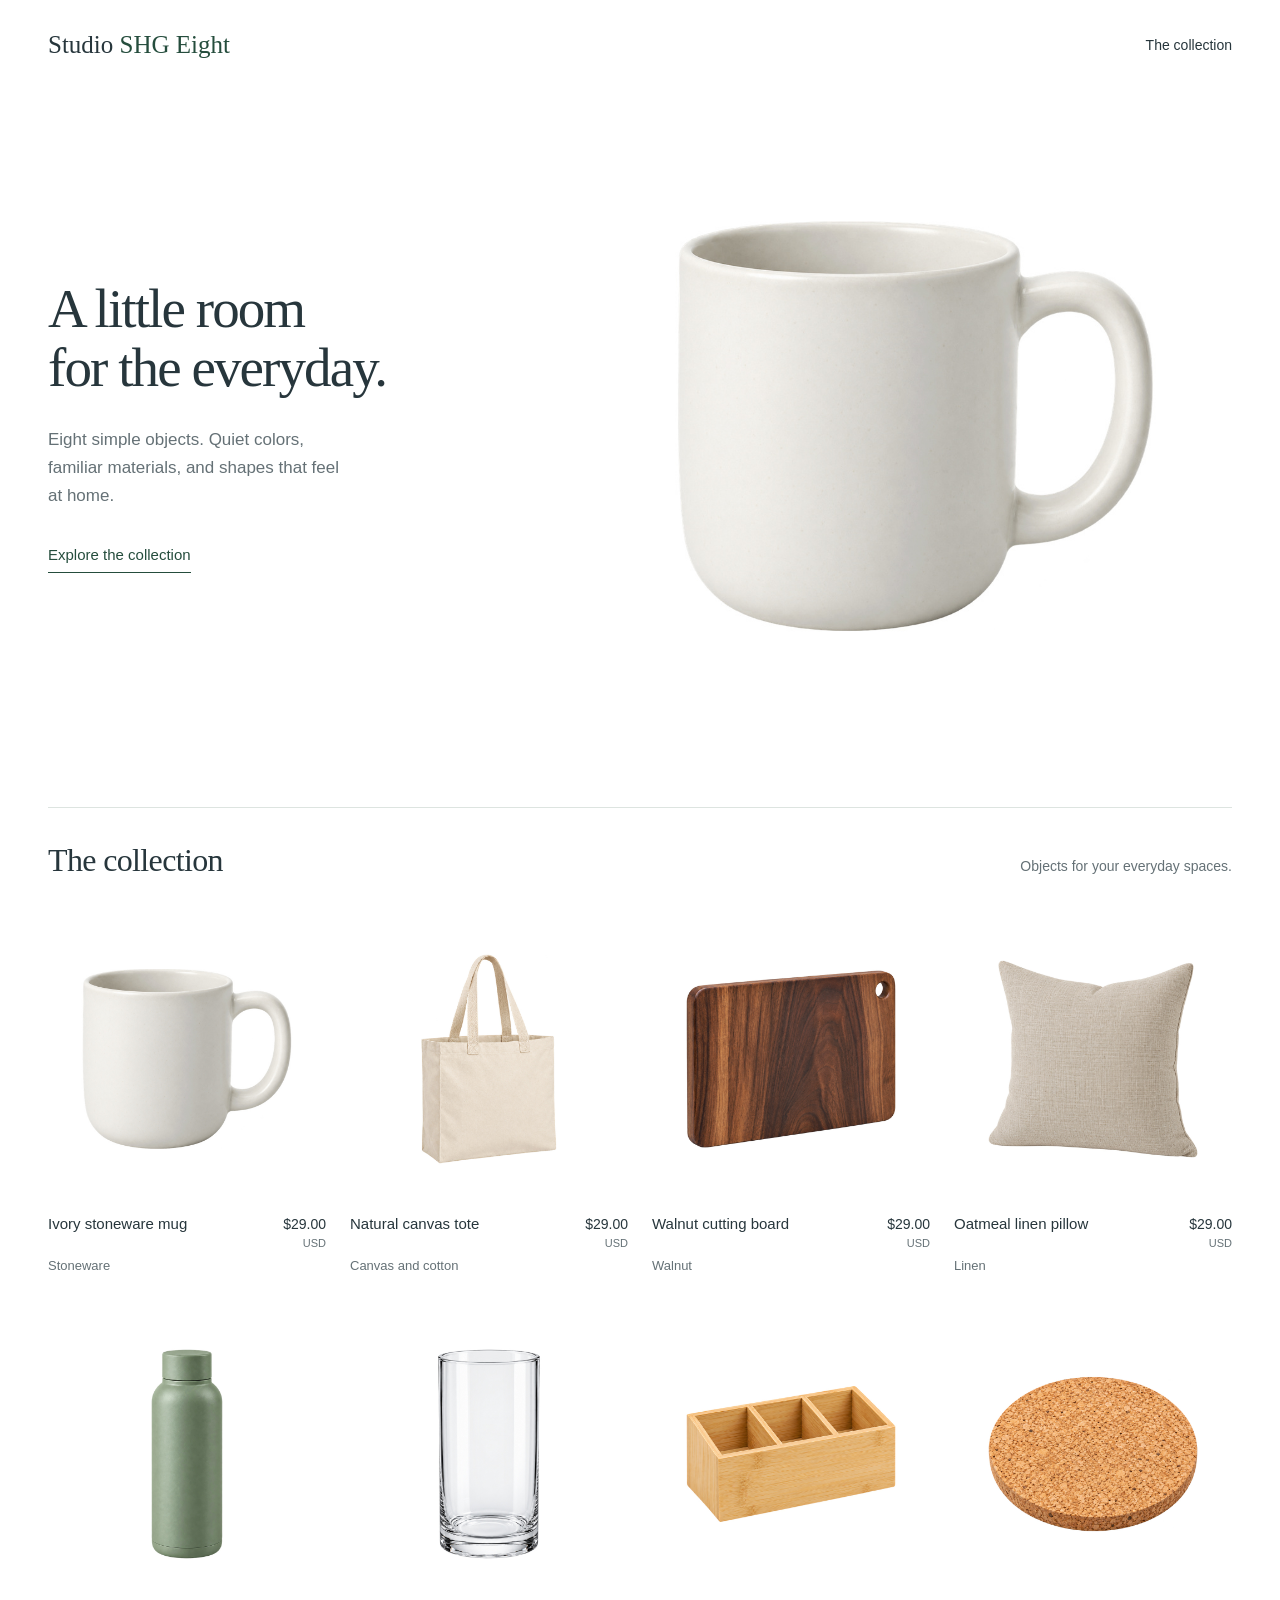
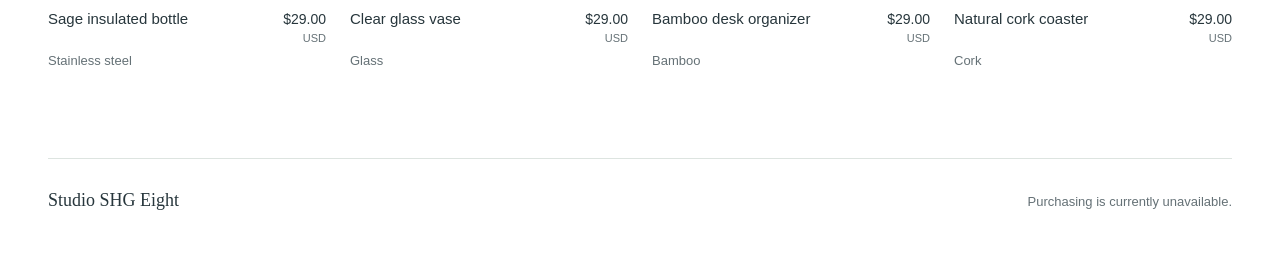
<file: public/index.html>
<!doctype html>
<html lang="en">
<head>
  <meta charset="utf-8">
  <meta name="viewport" content="width=device-width, initial-scale=1">
  <title>Studio SHG Eight | Studio SHG Eight</title>
  <meta name="description" content="Eight simple objects in stoneware, linen, wood, glass, and more. Browse the Studio SHG Eight collection.">
  <meta name="theme-color" content="#254d3d">
  <link rel="canonical" href="https://rivunow.github.io/sandbox-home-goods/">
  <link rel="stylesheet" href="styles.css">
  <meta property="og:title" content="Studio SHG Eight">
  <meta property="og:description" content="Eight simple objects in stoneware, linen, wood, glass, and more. Browse the Studio SHG Eight collection.">
  <meta property="og:url" content="https://rivunow.github.io/sandbox-home-goods/">
  <meta property="og:image" content="https://rivunow.github.io/sandbox-home-goods/images/mug-main.jpg">
  <meta property="og:type" content="website">
  <meta property="og:site_name" content="Studio SHG Eight">
</head>
<body>
  <a class="skip-link" href="#main">Skip to content</a>
  <header class="site-header wrap">
    <a class="wordmark" href="index.html" aria-label="Studio SHG Eight home">Studio <span>SHG Eight</span></a>
    <nav aria-label="Main"><a href="index.html#collection">The collection</a></nav>
  </header>
  <main id="main">
    <section class="hero wrap" aria-labelledby="hero-title">
      <div class="hero-copy">
        <h1 id="hero-title">A little room<br>for the everyday.</h1>
        <p>Eight simple objects. Quiet colors, familiar materials, and shapes that feel at home.</p>
        <a class="collection-link" href="#collection">Explore the collection</a>
      </div>
      <a class="hero-image" href="products/mug.html" aria-label="View the ivory stoneware mug"><img src="images/mug-main.jpg" alt="Matte ivory stoneware mug with a large rounded handle" width="1000" height="1000" fetchpriority="high" decoding="async"></a>
    </section>
    <section id="collection" class="collection wrap" aria-labelledby="collection-title">
      <div class="section-heading"><h2 id="collection-title">The collection</h2><p>Objects for your everyday spaces.</p></div>
      <ul class="product-grid">
        <li>
          <a class="product-card" href="products/mug.html">
            <div class="card-image"><img src="images/mug-main.jpg" alt="Ivory stoneware mug" width="1000" height="1000" loading="lazy" decoding="async"></div>
            <div class="card-caption"><h3>Ivory stoneware mug</h3><p>$29.00 <span>USD</span></p></div>
            <p class="card-material">Stoneware</p>
          </a>
        </li>
        <li>
          <a class="product-card" href="products/tote.html">
            <div class="card-image"><img src="images/tote-main.jpg" alt="Natural canvas tote" width="1000" height="1000" loading="lazy" decoding="async"></div>
            <div class="card-caption"><h3>Natural canvas tote</h3><p>$29.00 <span>USD</span></p></div>
            <p class="card-material">Canvas and cotton</p>
          </a>
        </li>
        <li>
          <a class="product-card" href="products/board.html">
            <div class="card-image"><img src="images/board-main.jpg" alt="Walnut cutting board" width="1000" height="1000" loading="lazy" decoding="async"></div>
            <div class="card-caption"><h3>Walnut cutting board</h3><p>$29.00 <span>USD</span></p></div>
            <p class="card-material">Walnut</p>
          </a>
        </li>
        <li>
          <a class="product-card" href="products/pillow.html">
            <div class="card-image"><img src="images/pillow-main.jpg" alt="Oatmeal linen pillow" width="1000" height="1000" loading="lazy" decoding="async"></div>
            <div class="card-caption"><h3>Oatmeal linen pillow</h3><p>$29.00 <span>USD</span></p></div>
            <p class="card-material">Linen</p>
          </a>
        </li>
        <li>
          <a class="product-card" href="products/bottle.html">
            <div class="card-image"><img src="images/bottle-main.jpg" alt="Sage insulated bottle" width="1000" height="1000" loading="lazy" decoding="async"></div>
            <div class="card-caption"><h3>Sage insulated bottle</h3><p>$29.00 <span>USD</span></p></div>
            <p class="card-material">Stainless steel</p>
          </a>
        </li>
        <li>
          <a class="product-card" href="products/vase.html">
            <div class="card-image"><img src="images/vase-main.jpg" alt="Clear glass vase" width="1000" height="1000" loading="lazy" decoding="async"></div>
            <div class="card-caption"><h3>Clear glass vase</h3><p>$29.00 <span>USD</span></p></div>
            <p class="card-material">Glass</p>
          </a>
        </li>
        <li>
          <a class="product-card" href="products/organizer.html">
            <div class="card-image"><img src="images/organizer-main.jpg" alt="Bamboo desk organizer" width="1000" height="1000" loading="lazy" decoding="async"></div>
            <div class="card-caption"><h3>Bamboo desk organizer</h3><p>$29.00 <span>USD</span></p></div>
            <p class="card-material">Bamboo</p>
          </a>
        </li>
        <li>
          <a class="product-card" href="products/coaster.html">
            <div class="card-image"><img src="images/coaster-main.jpg" alt="Natural cork coaster" width="1000" height="1000" loading="lazy" decoding="async"></div>
            <div class="card-caption"><h3>Natural cork coaster</h3><p>$29.00 <span>USD</span></p></div>
            <p class="card-material">Cork</p>
          </a>
        </li>
      </ul>
    </section>
  </main>
  <footer class="site-footer wrap">
    <a class="footer-brand" href="index.html">Studio SHG Eight</a>
    <p>Purchasing is currently unavailable.</p>
  </footer>
</body>
</html>
</file>
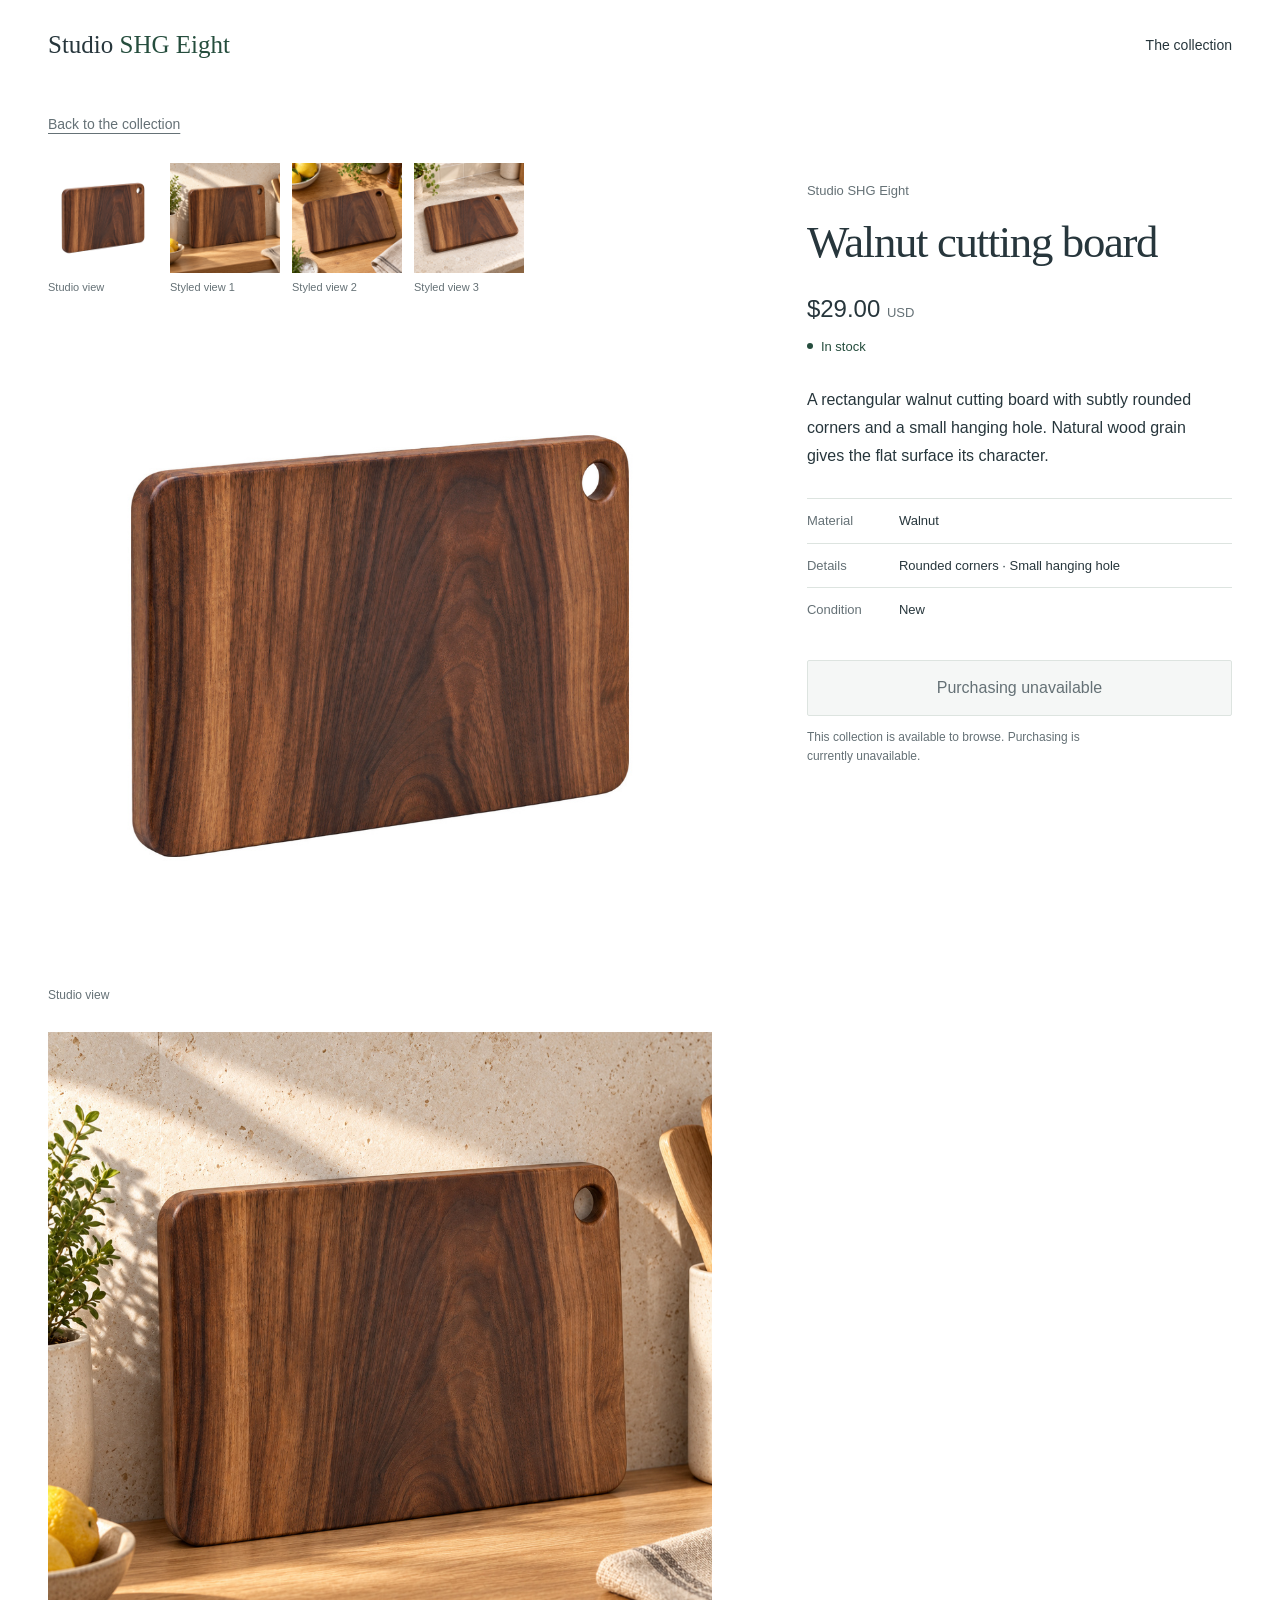
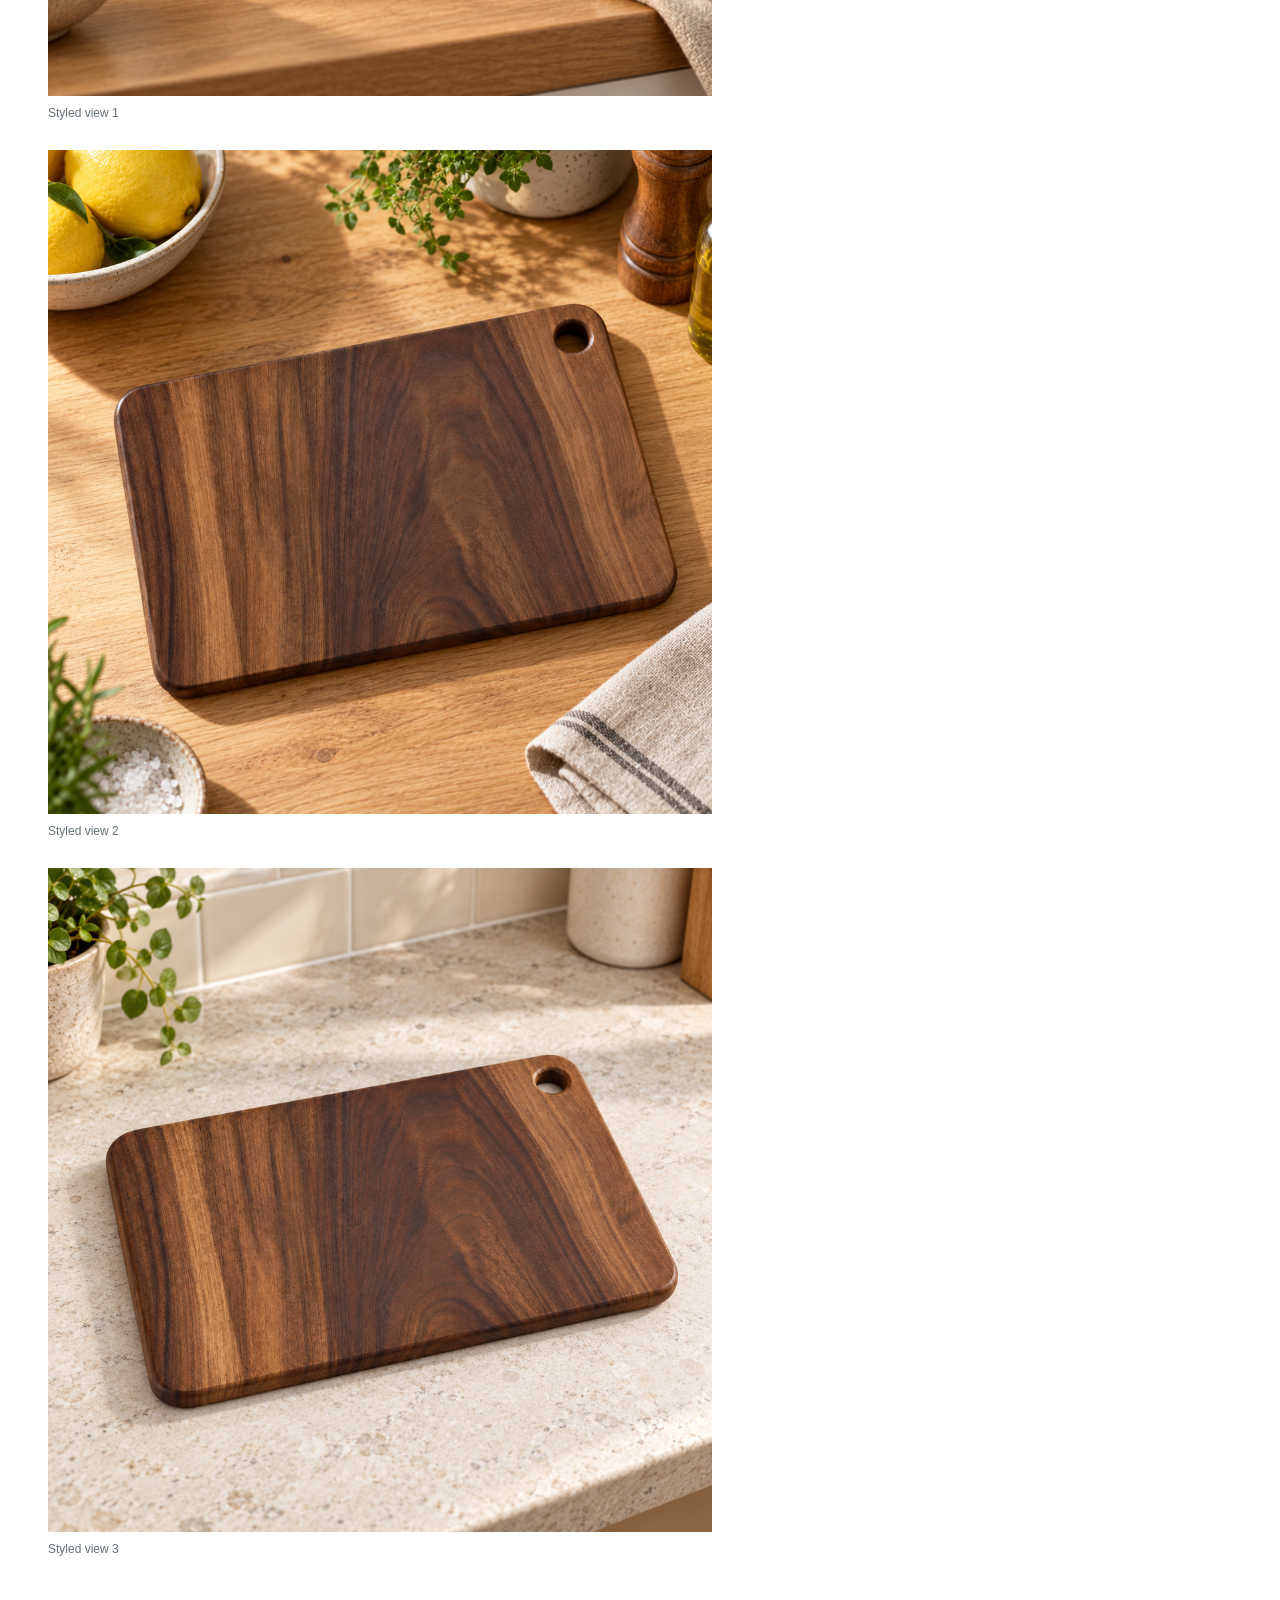
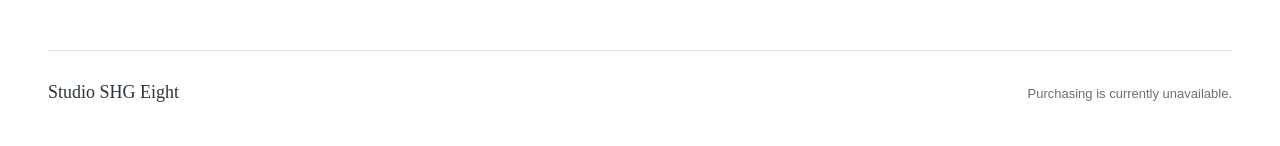
<file: public/products/board.html>
<!doctype html>
<html lang="en">
<head>
  <meta charset="utf-8">
  <meta name="viewport" content="width=device-width, initial-scale=1">
  <title>Walnut cutting board | Studio SHG Eight</title>
  <meta name="description" content="A rectangular walnut cutting board with subtly rounded corners and a small hanging hole. Natural wood grain gives the flat surface its character.">
  <meta name="theme-color" content="#254d3d">
  <link rel="canonical" href="https://rivunow.github.io/sandbox-home-goods/products/board.html">
  <link rel="stylesheet" href="../styles.css">
  <meta property="og:title" content="Walnut cutting board">
  <meta property="og:description" content="A rectangular walnut cutting board with subtly rounded corners and a small hanging hole. Natural wood grain gives the flat surface its character.">
  <meta property="og:url" content="https://rivunow.github.io/sandbox-home-goods/products/board.html">
  <meta property="og:image" content="https://rivunow.github.io/sandbox-home-goods/images/board-main.jpg">
  <meta property="og:type" content="product">
  <meta property="og:site_name" content="Studio SHG Eight">
  <meta property="product:brand" content="Studio SHG Eight">
  <meta property="product:availability" content="in stock">
  <meta property="product:condition" content="new">
  <meta property="product:price:amount" content="29.00">
  <meta property="product:price:currency" content="USD">
  <meta property="product:retailer_item_id" content="board">
  <script type="application/ld+json">{
  "@context": "https://schema.org",
  "@type": "Product",
  "sku": "board",
  "name": "Walnut cutting board",
  "description": "A rectangular walnut cutting board with subtly rounded corners and a small hanging hole. Natural wood grain gives the flat surface its character.",
  "image": [
    "https://rivunow.github.io/sandbox-home-goods/images/board-main.jpg",
    "https://rivunow.github.io/sandbox-home-goods/images/board-lifestyle-1.jpg",
    "https://rivunow.github.io/sandbox-home-goods/images/board-lifestyle-2.jpg",
    "https://rivunow.github.io/sandbox-home-goods/images/board-lifestyle-3.jpg"
  ],
  "brand": {
    "@type": "Brand",
    "name": "Studio SHG Eight"
  },
  "url": "https://rivunow.github.io/sandbox-home-goods/products/board.html",
  "offers": {
    "@type": "Offer",
    "url": "https://rivunow.github.io/sandbox-home-goods/products/board.html",
    "priceCurrency": "USD",
    "price": "29.00",
    "availability": "https://schema.org/InStock",
    "itemCondition": "https://schema.org/NewCondition"
  }
}</script>
</head>
<body>
  <a class="skip-link" href="#main">Skip to content</a>
  <header class="site-header wrap">
    <a class="wordmark" href="../index.html" aria-label="Studio SHG Eight home">Studio <span>SHG Eight</span></a>
    <nav aria-label="Main"><a href="../index.html#collection">The collection</a></nav>
  </header>
  <main id="main" class="wrap product-main">
    <a class="back-link" href="../index.html#collection">Back to the collection</a>
    <div class="product-layout">
      <section class="gallery" aria-label="Walnut cutting board images">
        <nav class="gallery-nav" aria-label="Choose a product image">
          <a href="#view-1" aria-label="View studio view of Walnut cutting board"><img src="../images/board-main.jpg" alt="" width="1000" height="1000" loading="lazy" decoding="async"><span>Studio view</span></a>
          <a href="#view-2" aria-label="View styled view 1 of Walnut cutting board"><img src="../images/board-lifestyle-1.jpg" alt="" width="1000" height="1000" loading="lazy" decoding="async"><span>Styled view 1</span></a>
          <a href="#view-3" aria-label="View styled view 2 of Walnut cutting board"><img src="../images/board-lifestyle-2.jpg" alt="" width="1000" height="1000" loading="lazy" decoding="async"><span>Styled view 2</span></a>
          <a href="#view-4" aria-label="View styled view 3 of Walnut cutting board"><img src="../images/board-lifestyle-3.jpg" alt="" width="1000" height="1000" loading="lazy" decoding="async"><span>Styled view 3</span></a>
        </nav>
        <figure id="view-1" class="gallery-view">
          <img src="../images/board-main.jpg" alt="Walnut cutting board — studio view" width="1000" height="1000" fetchpriority="high" decoding="async">
          <figcaption>Studio view</figcaption>
        </figure>
        <figure id="view-2" class="gallery-view">
          <img src="../images/board-lifestyle-1.jpg" alt="Walnut cutting board — styled view 1" width="1000" height="1000" loading="lazy" decoding="async">
          <figcaption>Styled view 1</figcaption>
        </figure>
        <figure id="view-3" class="gallery-view">
          <img src="../images/board-lifestyle-2.jpg" alt="Walnut cutting board — styled view 2" width="1000" height="1000" loading="lazy" decoding="async">
          <figcaption>Styled view 2</figcaption>
        </figure>
        <figure id="view-4" class="gallery-view">
          <img src="../images/board-lifestyle-3.jpg" alt="Walnut cutting board — styled view 3" width="1000" height="1000" loading="lazy" decoding="async">
          <figcaption>Styled view 3</figcaption>
        </figure>
      </section>
      <section class="product-information" aria-labelledby="product-title">
        <p class="product-brand">Studio SHG Eight</p>
        <h1 id="product-title">Walnut cutting board</h1>
        <p class="price">$29.00 <span>USD</span></p>
        <p class="stock"><span aria-hidden="true"></span>In stock</p>
        <p class="product-description">A rectangular walnut cutting board with subtly rounded corners and a small hanging hole. Natural wood grain gives the flat surface its character.</p>
        <dl class="product-details">
          <div><dt>Material</dt><dd>Walnut</dd></div>
          <div><dt>Details</dt><dd>Rounded corners · Small hanging hole</dd></div>
          <div><dt>Condition</dt><dd>New</dd></div>
        </dl>
        <button class="purchase-button" type="button" disabled aria-describedby="purchase-note">Purchasing unavailable</button>
        <p id="purchase-note" class="purchase-note">This collection is available to browse. Purchasing is currently unavailable.</p>
      </section>
    </div>
  </main>
  <footer class="site-footer wrap">
    <a class="footer-brand" href="../index.html">Studio SHG Eight</a>
    <p>Purchasing is currently unavailable.</p>
  </footer>
</body>
</html>
</file>
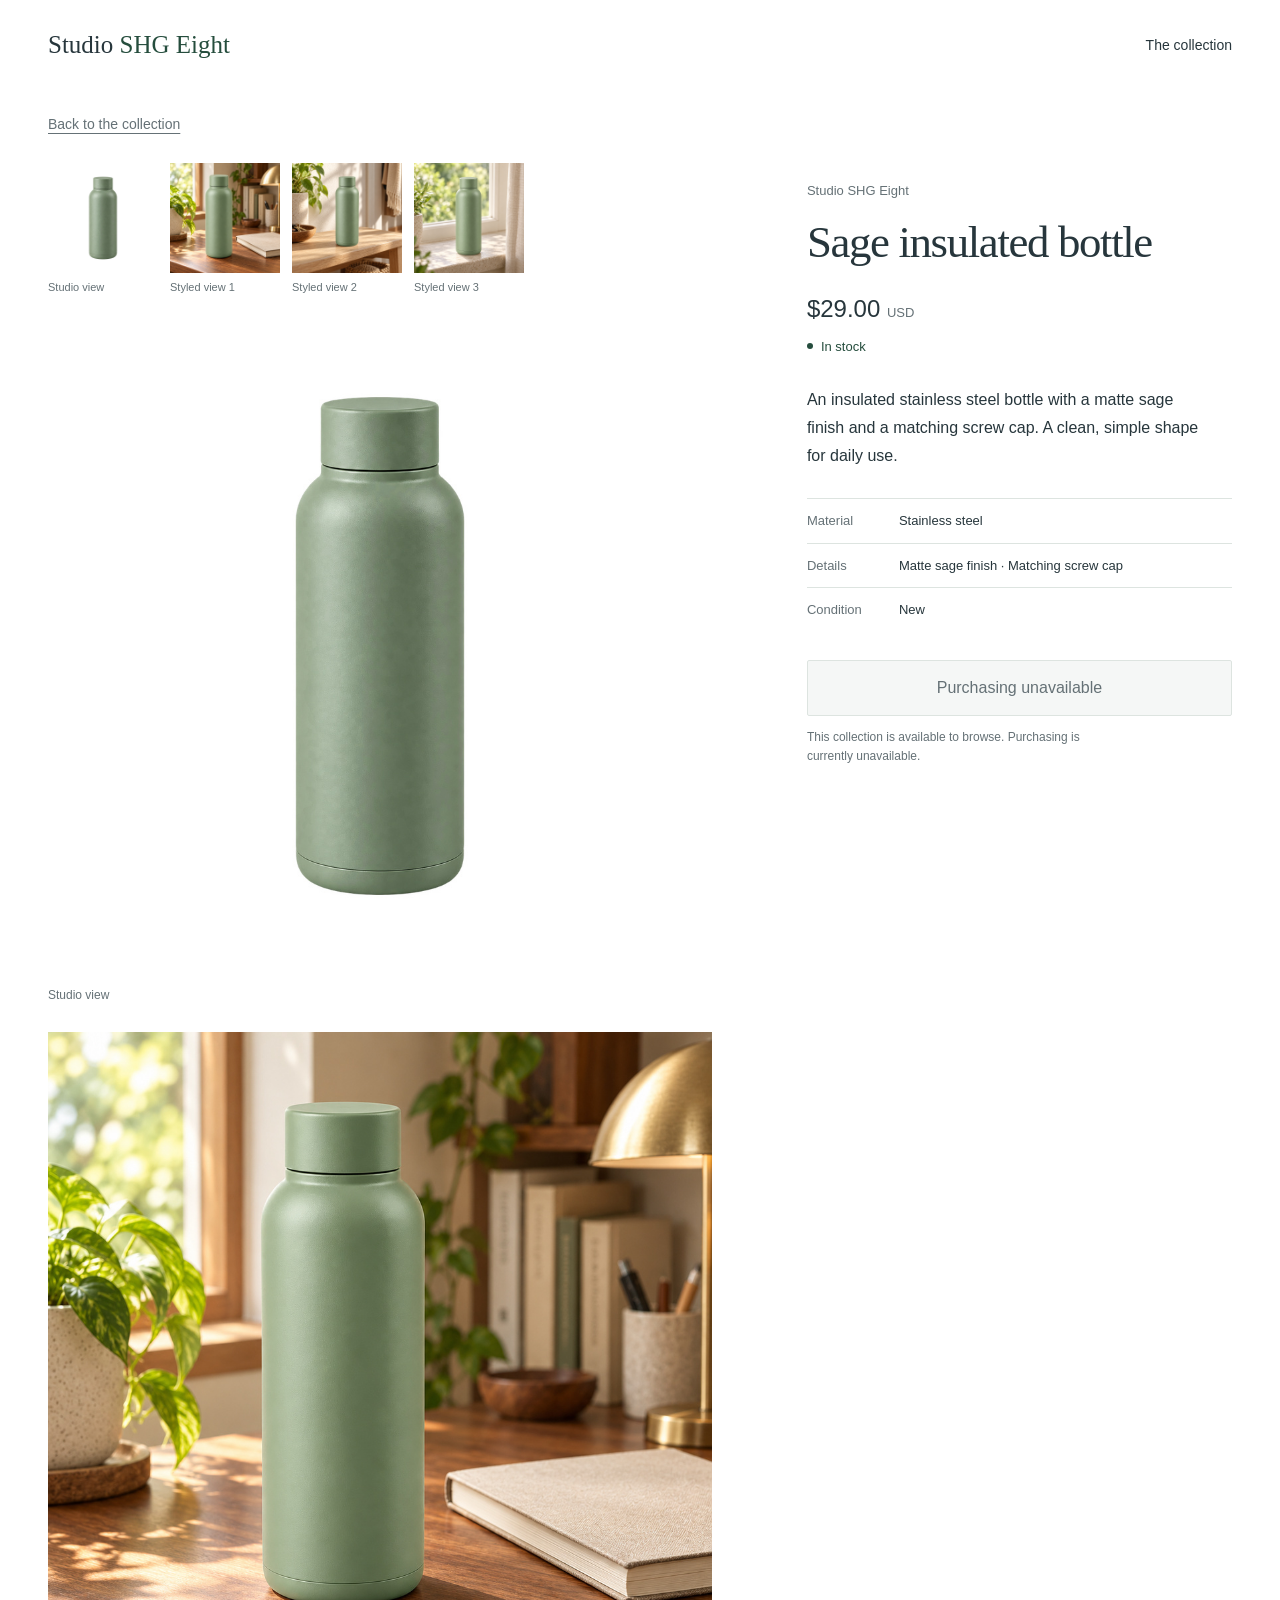
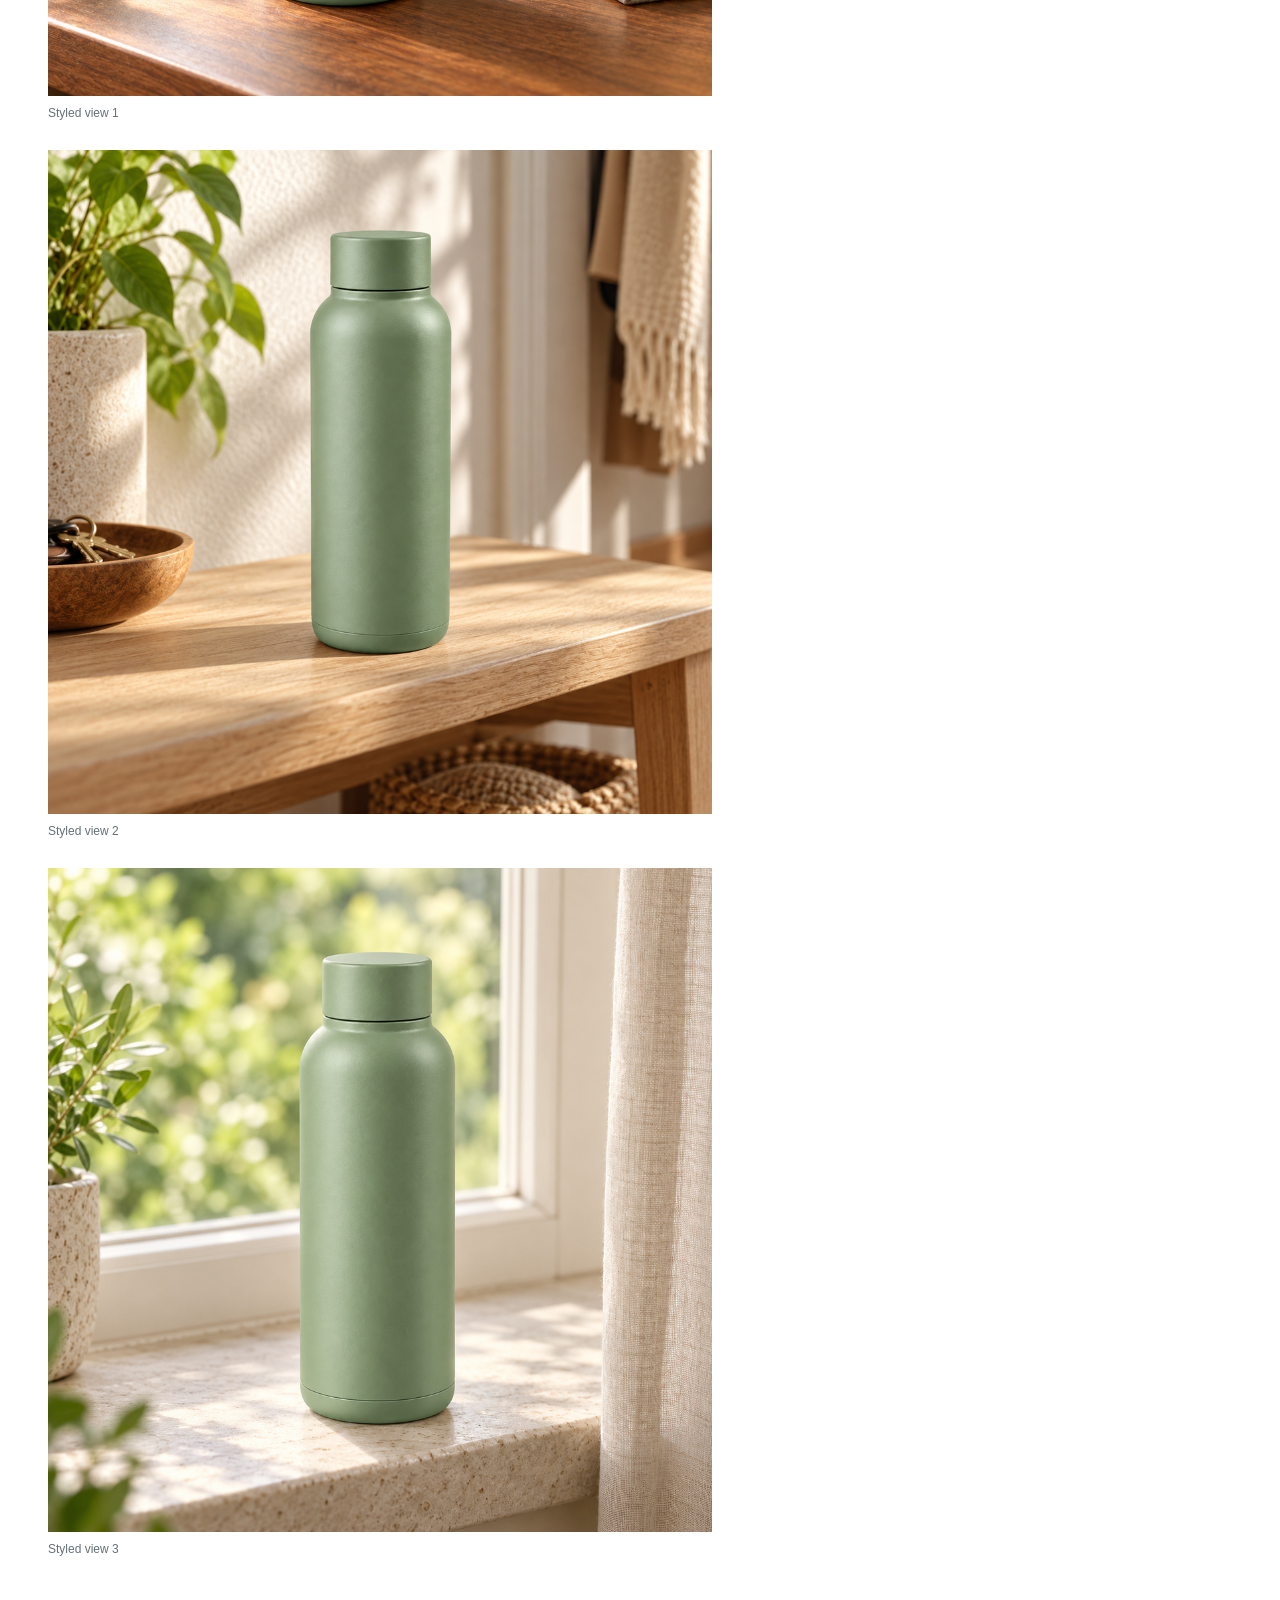
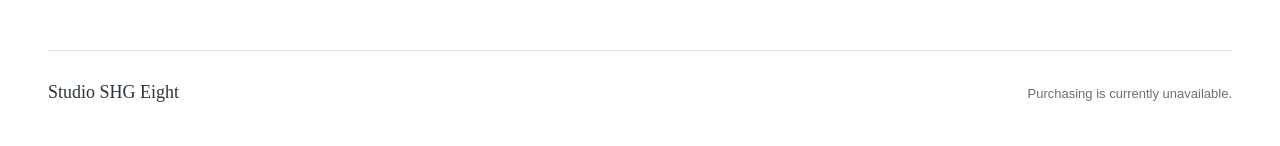
<file: public/products/bottle.html>
<!doctype html>
<html lang="en">
<head>
  <meta charset="utf-8">
  <meta name="viewport" content="width=device-width, initial-scale=1">
  <title>Sage insulated bottle | Studio SHG Eight</title>
  <meta name="description" content="An insulated stainless steel bottle with a matte sage finish and a matching screw cap. A clean, simple shape for daily use.">
  <meta name="theme-color" content="#254d3d">
  <link rel="canonical" href="https://rivunow.github.io/sandbox-home-goods/products/bottle.html">
  <link rel="stylesheet" href="../styles.css">
  <meta property="og:title" content="Sage insulated bottle">
  <meta property="og:description" content="An insulated stainless steel bottle with a matte sage finish and a matching screw cap. A clean, simple shape for daily use.">
  <meta property="og:url" content="https://rivunow.github.io/sandbox-home-goods/products/bottle.html">
  <meta property="og:image" content="https://rivunow.github.io/sandbox-home-goods/images/bottle-main.jpg">
  <meta property="og:type" content="product">
  <meta property="og:site_name" content="Studio SHG Eight">
  <meta property="product:brand" content="Studio SHG Eight">
  <meta property="product:availability" content="in stock">
  <meta property="product:condition" content="new">
  <meta property="product:price:amount" content="29.00">
  <meta property="product:price:currency" content="USD">
  <meta property="product:retailer_item_id" content="bottle">
  <script type="application/ld+json">{
  "@context": "https://schema.org",
  "@type": "Product",
  "sku": "bottle",
  "name": "Sage insulated bottle",
  "description": "An insulated stainless steel bottle with a matte sage finish and a matching screw cap. A clean, simple shape for daily use.",
  "image": [
    "https://rivunow.github.io/sandbox-home-goods/images/bottle-main.jpg",
    "https://rivunow.github.io/sandbox-home-goods/images/bottle-lifestyle-1.jpg",
    "https://rivunow.github.io/sandbox-home-goods/images/bottle-lifestyle-2.jpg",
    "https://rivunow.github.io/sandbox-home-goods/images/bottle-lifestyle-3.jpg"
  ],
  "brand": {
    "@type": "Brand",
    "name": "Studio SHG Eight"
  },
  "url": "https://rivunow.github.io/sandbox-home-goods/products/bottle.html",
  "offers": {
    "@type": "Offer",
    "url": "https://rivunow.github.io/sandbox-home-goods/products/bottle.html",
    "priceCurrency": "USD",
    "price": "29.00",
    "availability": "https://schema.org/InStock",
    "itemCondition": "https://schema.org/NewCondition"
  }
}</script>
</head>
<body>
  <a class="skip-link" href="#main">Skip to content</a>
  <header class="site-header wrap">
    <a class="wordmark" href="../index.html" aria-label="Studio SHG Eight home">Studio <span>SHG Eight</span></a>
    <nav aria-label="Main"><a href="../index.html#collection">The collection</a></nav>
  </header>
  <main id="main" class="wrap product-main">
    <a class="back-link" href="../index.html#collection">Back to the collection</a>
    <div class="product-layout">
      <section class="gallery" aria-label="Sage insulated bottle images">
        <nav class="gallery-nav" aria-label="Choose a product image">
          <a href="#view-1" aria-label="View studio view of Sage insulated bottle"><img src="../images/bottle-main.jpg" alt="" width="1000" height="1000" loading="lazy" decoding="async"><span>Studio view</span></a>
          <a href="#view-2" aria-label="View styled view 1 of Sage insulated bottle"><img src="../images/bottle-lifestyle-1.jpg" alt="" width="1000" height="1000" loading="lazy" decoding="async"><span>Styled view 1</span></a>
          <a href="#view-3" aria-label="View styled view 2 of Sage insulated bottle"><img src="../images/bottle-lifestyle-2.jpg" alt="" width="1000" height="1000" loading="lazy" decoding="async"><span>Styled view 2</span></a>
          <a href="#view-4" aria-label="View styled view 3 of Sage insulated bottle"><img src="../images/bottle-lifestyle-3.jpg" alt="" width="1000" height="1000" loading="lazy" decoding="async"><span>Styled view 3</span></a>
        </nav>
        <figure id="view-1" class="gallery-view">
          <img src="../images/bottle-main.jpg" alt="Sage insulated bottle — studio view" width="1000" height="1000" fetchpriority="high" decoding="async">
          <figcaption>Studio view</figcaption>
        </figure>
        <figure id="view-2" class="gallery-view">
          <img src="../images/bottle-lifestyle-1.jpg" alt="Sage insulated bottle — styled view 1" width="1000" height="1000" loading="lazy" decoding="async">
          <figcaption>Styled view 1</figcaption>
        </figure>
        <figure id="view-3" class="gallery-view">
          <img src="../images/bottle-lifestyle-2.jpg" alt="Sage insulated bottle — styled view 2" width="1000" height="1000" loading="lazy" decoding="async">
          <figcaption>Styled view 2</figcaption>
        </figure>
        <figure id="view-4" class="gallery-view">
          <img src="../images/bottle-lifestyle-3.jpg" alt="Sage insulated bottle — styled view 3" width="1000" height="1000" loading="lazy" decoding="async">
          <figcaption>Styled view 3</figcaption>
        </figure>
      </section>
      <section class="product-information" aria-labelledby="product-title">
        <p class="product-brand">Studio SHG Eight</p>
        <h1 id="product-title">Sage insulated bottle</h1>
        <p class="price">$29.00 <span>USD</span></p>
        <p class="stock"><span aria-hidden="true"></span>In stock</p>
        <p class="product-description">An insulated stainless steel bottle with a matte sage finish and a matching screw cap. A clean, simple shape for daily use.</p>
        <dl class="product-details">
          <div><dt>Material</dt><dd>Stainless steel</dd></div>
          <div><dt>Details</dt><dd>Matte sage finish · Matching screw cap</dd></div>
          <div><dt>Condition</dt><dd>New</dd></div>
        </dl>
        <button class="purchase-button" type="button" disabled aria-describedby="purchase-note">Purchasing unavailable</button>
        <p id="purchase-note" class="purchase-note">This collection is available to browse. Purchasing is currently unavailable.</p>
      </section>
    </div>
  </main>
  <footer class="site-footer wrap">
    <a class="footer-brand" href="../index.html">Studio SHG Eight</a>
    <p>Purchasing is currently unavailable.</p>
  </footer>
</body>
</html>
</file>
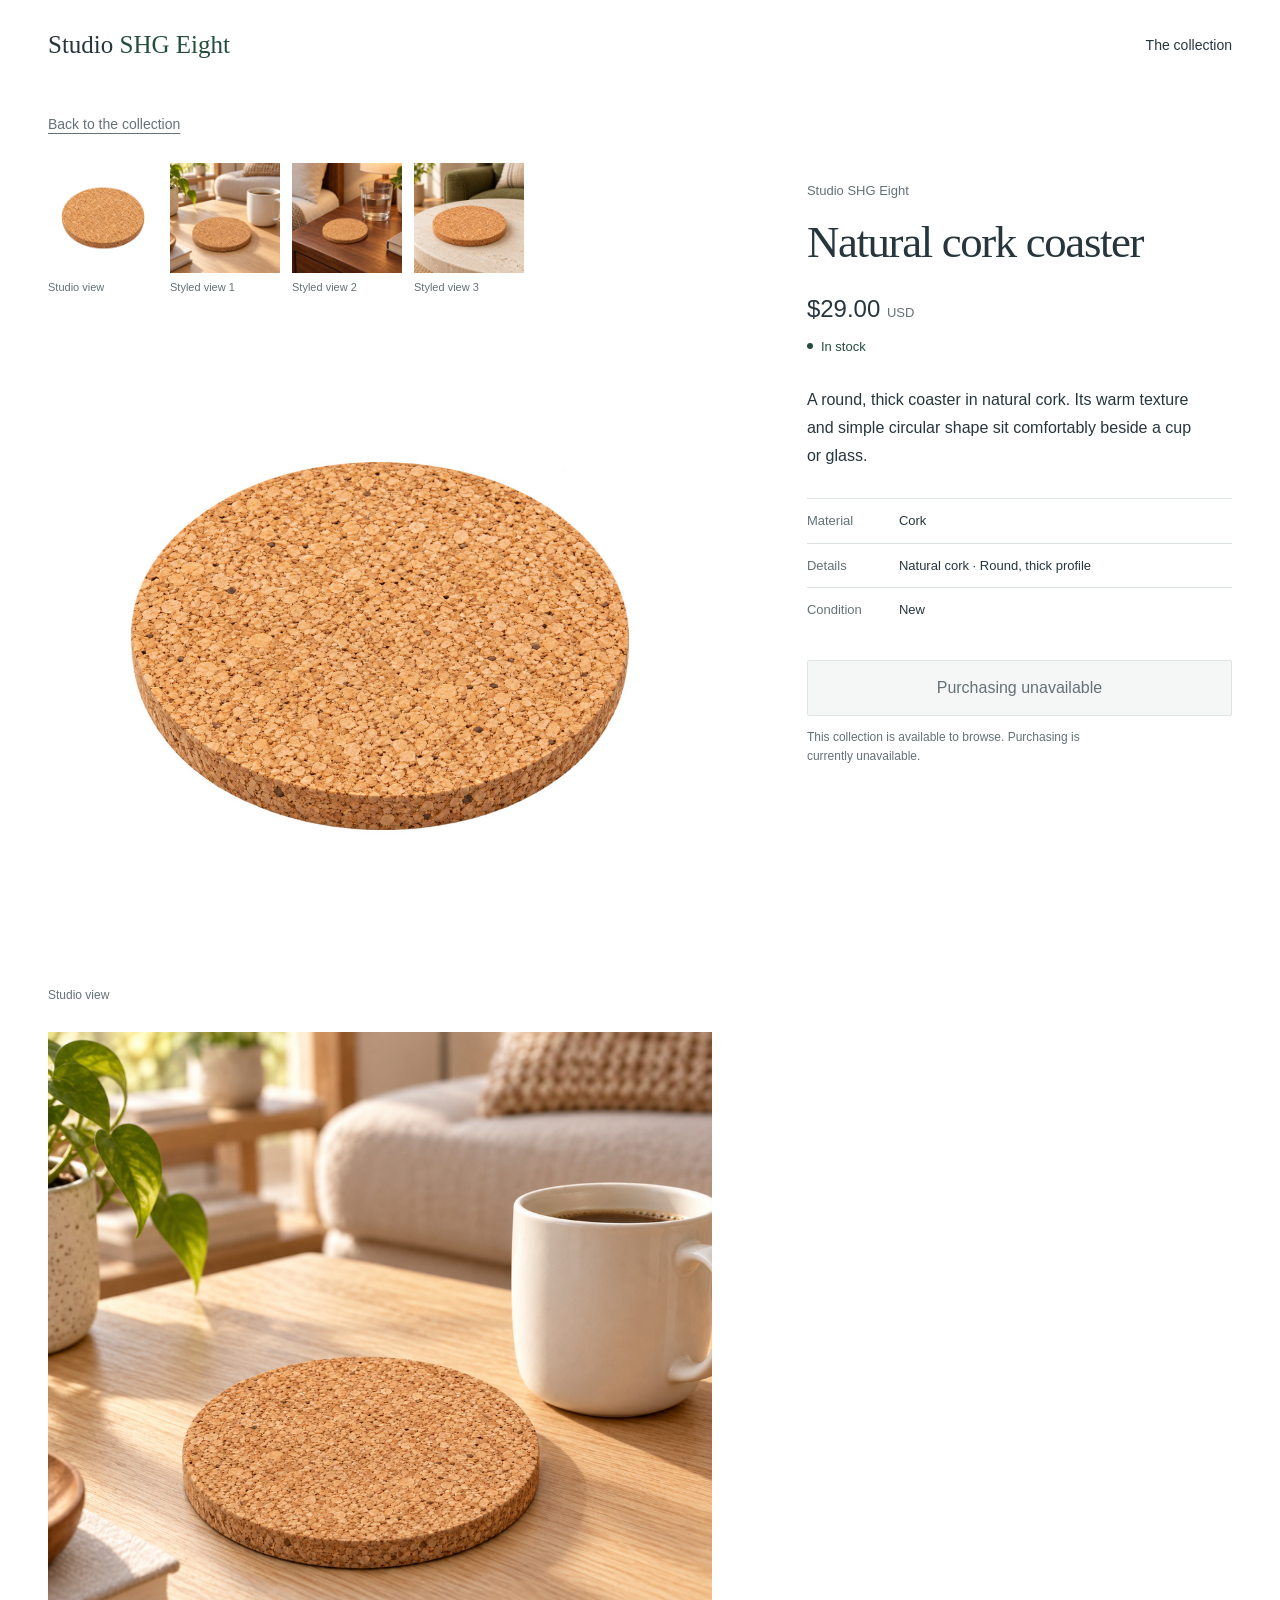
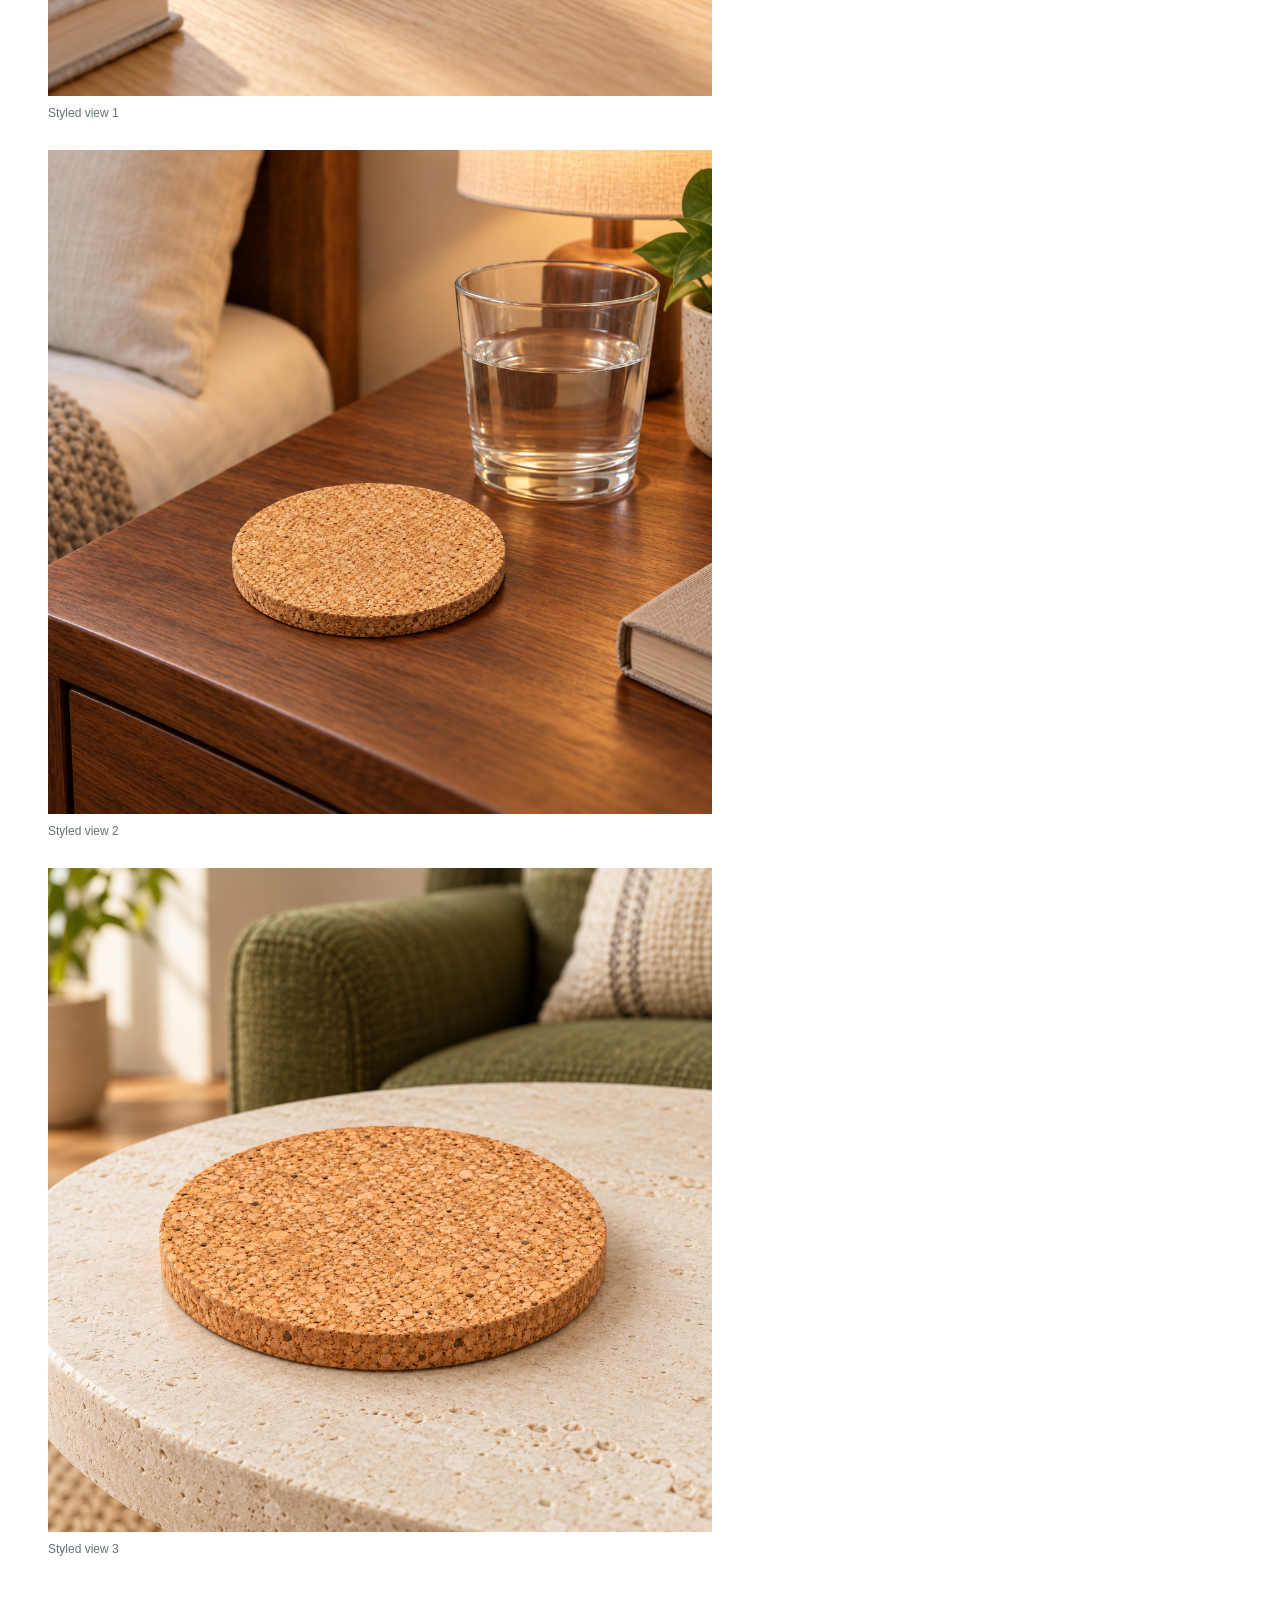
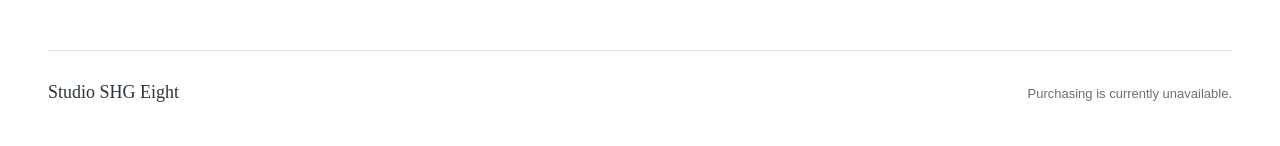
<file: public/products/coaster.html>
<!doctype html>
<html lang="en">
<head>
  <meta charset="utf-8">
  <meta name="viewport" content="width=device-width, initial-scale=1">
  <title>Natural cork coaster | Studio SHG Eight</title>
  <meta name="description" content="A round, thick coaster in natural cork. Its warm texture and simple circular shape sit comfortably beside a cup or glass.">
  <meta name="theme-color" content="#254d3d">
  <link rel="canonical" href="https://rivunow.github.io/sandbox-home-goods/products/coaster.html">
  <link rel="stylesheet" href="../styles.css">
  <meta property="og:title" content="Natural cork coaster">
  <meta property="og:description" content="A round, thick coaster in natural cork. Its warm texture and simple circular shape sit comfortably beside a cup or glass.">
  <meta property="og:url" content="https://rivunow.github.io/sandbox-home-goods/products/coaster.html">
  <meta property="og:image" content="https://rivunow.github.io/sandbox-home-goods/images/coaster-main.jpg">
  <meta property="og:type" content="product">
  <meta property="og:site_name" content="Studio SHG Eight">
  <meta property="product:brand" content="Studio SHG Eight">
  <meta property="product:availability" content="in stock">
  <meta property="product:condition" content="new">
  <meta property="product:price:amount" content="29.00">
  <meta property="product:price:currency" content="USD">
  <meta property="product:retailer_item_id" content="coaster">
  <script type="application/ld+json">{
  "@context": "https://schema.org",
  "@type": "Product",
  "sku": "coaster",
  "name": "Natural cork coaster",
  "description": "A round, thick coaster in natural cork. Its warm texture and simple circular shape sit comfortably beside a cup or glass.",
  "image": [
    "https://rivunow.github.io/sandbox-home-goods/images/coaster-main.jpg",
    "https://rivunow.github.io/sandbox-home-goods/images/coaster-lifestyle-1.jpg",
    "https://rivunow.github.io/sandbox-home-goods/images/coaster-lifestyle-2.jpg",
    "https://rivunow.github.io/sandbox-home-goods/images/coaster-lifestyle-3.jpg"
  ],
  "brand": {
    "@type": "Brand",
    "name": "Studio SHG Eight"
  },
  "url": "https://rivunow.github.io/sandbox-home-goods/products/coaster.html",
  "offers": {
    "@type": "Offer",
    "url": "https://rivunow.github.io/sandbox-home-goods/products/coaster.html",
    "priceCurrency": "USD",
    "price": "29.00",
    "availability": "https://schema.org/InStock",
    "itemCondition": "https://schema.org/NewCondition"
  }
}</script>
</head>
<body>
  <a class="skip-link" href="#main">Skip to content</a>
  <header class="site-header wrap">
    <a class="wordmark" href="../index.html" aria-label="Studio SHG Eight home">Studio <span>SHG Eight</span></a>
    <nav aria-label="Main"><a href="../index.html#collection">The collection</a></nav>
  </header>
  <main id="main" class="wrap product-main">
    <a class="back-link" href="../index.html#collection">Back to the collection</a>
    <div class="product-layout">
      <section class="gallery" aria-label="Natural cork coaster images">
        <nav class="gallery-nav" aria-label="Choose a product image">
          <a href="#view-1" aria-label="View studio view of Natural cork coaster"><img src="../images/coaster-main.jpg" alt="" width="1000" height="1000" loading="lazy" decoding="async"><span>Studio view</span></a>
          <a href="#view-2" aria-label="View styled view 1 of Natural cork coaster"><img src="../images/coaster-lifestyle-1.jpg" alt="" width="1000" height="1000" loading="lazy" decoding="async"><span>Styled view 1</span></a>
          <a href="#view-3" aria-label="View styled view 2 of Natural cork coaster"><img src="../images/coaster-lifestyle-2.jpg" alt="" width="1000" height="1000" loading="lazy" decoding="async"><span>Styled view 2</span></a>
          <a href="#view-4" aria-label="View styled view 3 of Natural cork coaster"><img src="../images/coaster-lifestyle-3.jpg" alt="" width="1000" height="1000" loading="lazy" decoding="async"><span>Styled view 3</span></a>
        </nav>
        <figure id="view-1" class="gallery-view">
          <img src="../images/coaster-main.jpg" alt="Natural cork coaster — studio view" width="1000" height="1000" fetchpriority="high" decoding="async">
          <figcaption>Studio view</figcaption>
        </figure>
        <figure id="view-2" class="gallery-view">
          <img src="../images/coaster-lifestyle-1.jpg" alt="Natural cork coaster — styled view 1" width="1000" height="1000" loading="lazy" decoding="async">
          <figcaption>Styled view 1</figcaption>
        </figure>
        <figure id="view-3" class="gallery-view">
          <img src="../images/coaster-lifestyle-2.jpg" alt="Natural cork coaster — styled view 2" width="1000" height="1000" loading="lazy" decoding="async">
          <figcaption>Styled view 2</figcaption>
        </figure>
        <figure id="view-4" class="gallery-view">
          <img src="../images/coaster-lifestyle-3.jpg" alt="Natural cork coaster — styled view 3" width="1000" height="1000" loading="lazy" decoding="async">
          <figcaption>Styled view 3</figcaption>
        </figure>
      </section>
      <section class="product-information" aria-labelledby="product-title">
        <p class="product-brand">Studio SHG Eight</p>
        <h1 id="product-title">Natural cork coaster</h1>
        <p class="price">$29.00 <span>USD</span></p>
        <p class="stock"><span aria-hidden="true"></span>In stock</p>
        <p class="product-description">A round, thick coaster in natural cork. Its warm texture and simple circular shape sit comfortably beside a cup or glass.</p>
        <dl class="product-details">
          <div><dt>Material</dt><dd>Cork</dd></div>
          <div><dt>Details</dt><dd>Natural cork · Round, thick profile</dd></div>
          <div><dt>Condition</dt><dd>New</dd></div>
        </dl>
        <button class="purchase-button" type="button" disabled aria-describedby="purchase-note">Purchasing unavailable</button>
        <p id="purchase-note" class="purchase-note">This collection is available to browse. Purchasing is currently unavailable.</p>
      </section>
    </div>
  </main>
  <footer class="site-footer wrap">
    <a class="footer-brand" href="../index.html">Studio SHG Eight</a>
    <p>Purchasing is currently unavailable.</p>
  </footer>
</body>
</html>
</file>
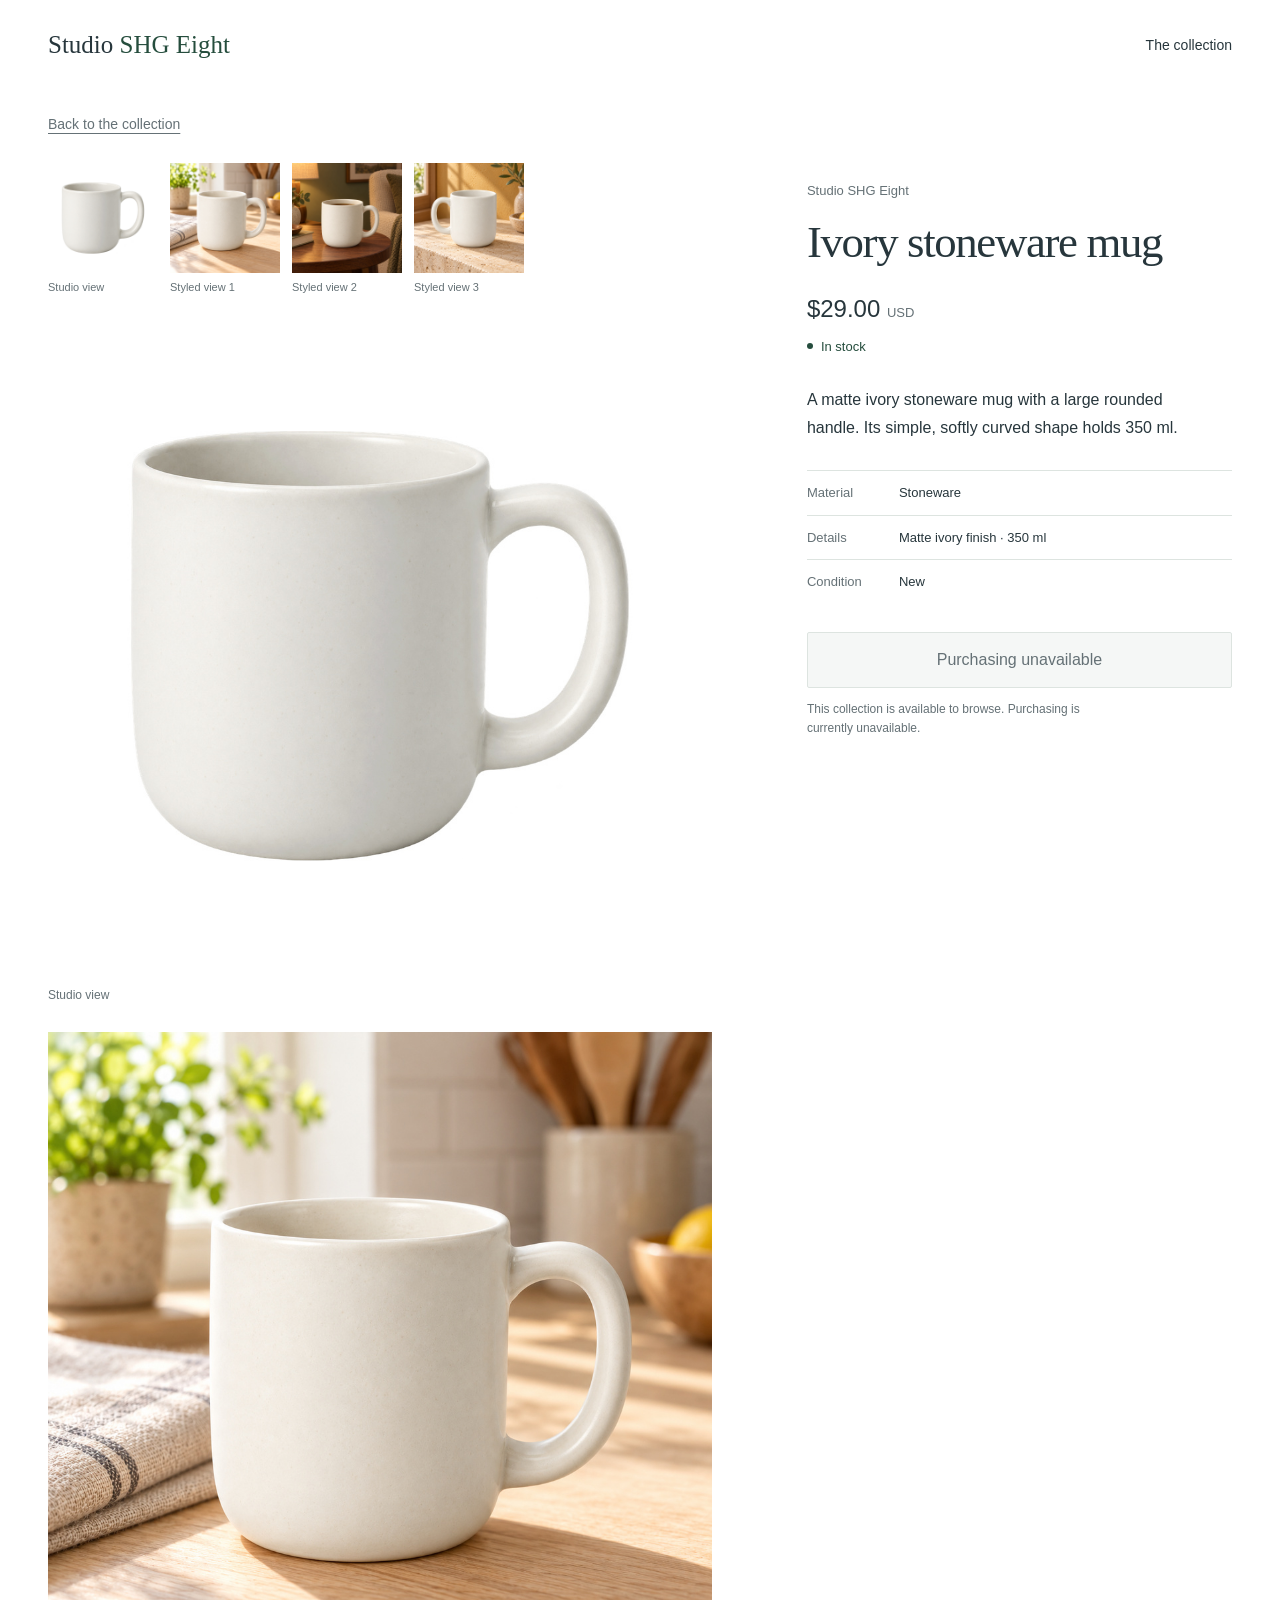
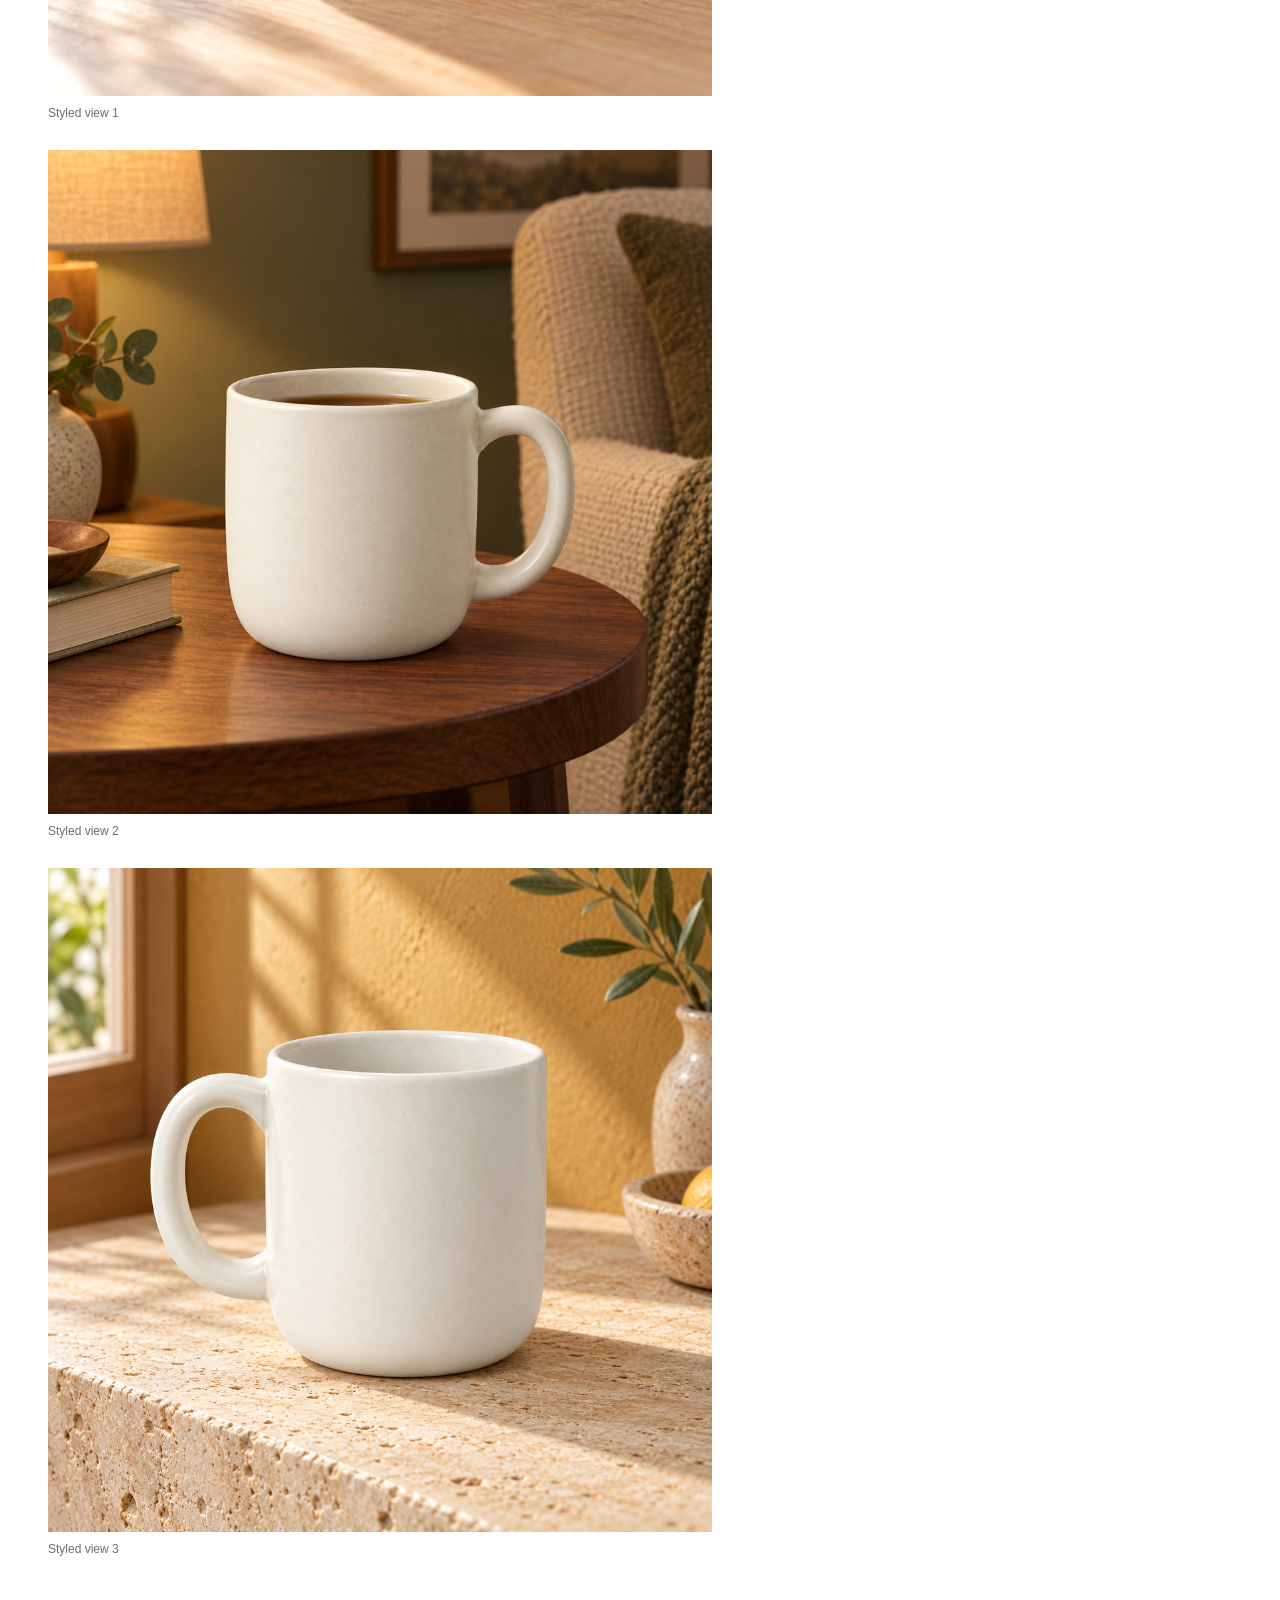
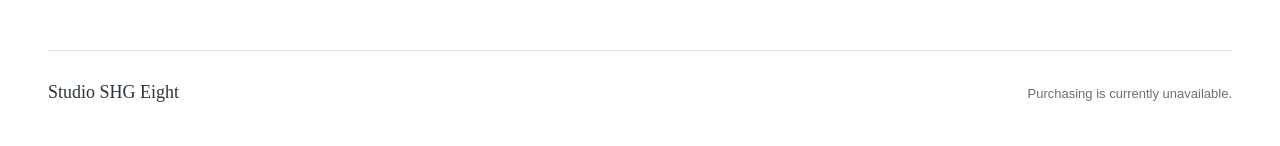
<file: public/products/mug.html>
<!doctype html>
<html lang="en">
<head>
  <meta charset="utf-8">
  <meta name="viewport" content="width=device-width, initial-scale=1">
  <title>Ivory stoneware mug | Studio SHG Eight</title>
  <meta name="description" content="A matte ivory stoneware mug with a large rounded handle. Its simple, softly curved shape holds 350 ml.">
  <meta name="theme-color" content="#254d3d">
  <link rel="canonical" href="https://rivunow.github.io/sandbox-home-goods/products/mug.html">
  <link rel="stylesheet" href="../styles.css">
  <meta property="og:title" content="Ivory stoneware mug">
  <meta property="og:description" content="A matte ivory stoneware mug with a large rounded handle. Its simple, softly curved shape holds 350 ml.">
  <meta property="og:url" content="https://rivunow.github.io/sandbox-home-goods/products/mug.html">
  <meta property="og:image" content="https://rivunow.github.io/sandbox-home-goods/images/mug-main.jpg">
  <meta property="og:type" content="product">
  <meta property="og:site_name" content="Studio SHG Eight">
  <meta property="product:brand" content="Studio SHG Eight">
  <meta property="product:availability" content="in stock">
  <meta property="product:condition" content="new">
  <meta property="product:price:amount" content="29.00">
  <meta property="product:price:currency" content="USD">
  <meta property="product:retailer_item_id" content="mug">
  <script type="application/ld+json">{
  "@context": "https://schema.org",
  "@type": "Product",
  "sku": "mug",
  "name": "Ivory stoneware mug",
  "description": "A matte ivory stoneware mug with a large rounded handle. Its simple, softly curved shape holds 350 ml.",
  "image": [
    "https://rivunow.github.io/sandbox-home-goods/images/mug-main.jpg",
    "https://rivunow.github.io/sandbox-home-goods/images/mug-lifestyle-1.jpg",
    "https://rivunow.github.io/sandbox-home-goods/images/mug-lifestyle-2.jpg",
    "https://rivunow.github.io/sandbox-home-goods/images/mug-lifestyle-3.jpg"
  ],
  "brand": {
    "@type": "Brand",
    "name": "Studio SHG Eight"
  },
  "url": "https://rivunow.github.io/sandbox-home-goods/products/mug.html",
  "offers": {
    "@type": "Offer",
    "url": "https://rivunow.github.io/sandbox-home-goods/products/mug.html",
    "priceCurrency": "USD",
    "price": "29.00",
    "availability": "https://schema.org/InStock",
    "itemCondition": "https://schema.org/NewCondition"
  }
}</script>
</head>
<body>
  <a class="skip-link" href="#main">Skip to content</a>
  <header class="site-header wrap">
    <a class="wordmark" href="../index.html" aria-label="Studio SHG Eight home">Studio <span>SHG Eight</span></a>
    <nav aria-label="Main"><a href="../index.html#collection">The collection</a></nav>
  </header>
  <main id="main" class="wrap product-main">
    <a class="back-link" href="../index.html#collection">Back to the collection</a>
    <div class="product-layout">
      <section class="gallery" aria-label="Ivory stoneware mug images">
        <nav class="gallery-nav" aria-label="Choose a product image">
          <a href="#view-1" aria-label="View studio view of Ivory stoneware mug"><img src="../images/mug-main.jpg" alt="" width="1000" height="1000" loading="lazy" decoding="async"><span>Studio view</span></a>
          <a href="#view-2" aria-label="View styled view 1 of Ivory stoneware mug"><img src="../images/mug-lifestyle-1.jpg" alt="" width="1000" height="1000" loading="lazy" decoding="async"><span>Styled view 1</span></a>
          <a href="#view-3" aria-label="View styled view 2 of Ivory stoneware mug"><img src="../images/mug-lifestyle-2.jpg" alt="" width="1000" height="1000" loading="lazy" decoding="async"><span>Styled view 2</span></a>
          <a href="#view-4" aria-label="View styled view 3 of Ivory stoneware mug"><img src="../images/mug-lifestyle-3.jpg" alt="" width="1000" height="1000" loading="lazy" decoding="async"><span>Styled view 3</span></a>
        </nav>
        <figure id="view-1" class="gallery-view">
          <img src="../images/mug-main.jpg" alt="Ivory stoneware mug — studio view" width="1000" height="1000" fetchpriority="high" decoding="async">
          <figcaption>Studio view</figcaption>
        </figure>
        <figure id="view-2" class="gallery-view">
          <img src="../images/mug-lifestyle-1.jpg" alt="Ivory stoneware mug — styled view 1" width="1000" height="1000" loading="lazy" decoding="async">
          <figcaption>Styled view 1</figcaption>
        </figure>
        <figure id="view-3" class="gallery-view">
          <img src="../images/mug-lifestyle-2.jpg" alt="Ivory stoneware mug — styled view 2" width="1000" height="1000" loading="lazy" decoding="async">
          <figcaption>Styled view 2</figcaption>
        </figure>
        <figure id="view-4" class="gallery-view">
          <img src="../images/mug-lifestyle-3.jpg" alt="Ivory stoneware mug — styled view 3" width="1000" height="1000" loading="lazy" decoding="async">
          <figcaption>Styled view 3</figcaption>
        </figure>
      </section>
      <section class="product-information" aria-labelledby="product-title">
        <p class="product-brand">Studio SHG Eight</p>
        <h1 id="product-title">Ivory stoneware mug</h1>
        <p class="price">$29.00 <span>USD</span></p>
        <p class="stock"><span aria-hidden="true"></span>In stock</p>
        <p class="product-description">A matte ivory stoneware mug with a large rounded handle. Its simple, softly curved shape holds 350 ml.</p>
        <dl class="product-details">
          <div><dt>Material</dt><dd>Stoneware</dd></div>
          <div><dt>Details</dt><dd>Matte ivory finish · 350 ml</dd></div>
          <div><dt>Condition</dt><dd>New</dd></div>
        </dl>
        <button class="purchase-button" type="button" disabled aria-describedby="purchase-note">Purchasing unavailable</button>
        <p id="purchase-note" class="purchase-note">This collection is available to browse. Purchasing is currently unavailable.</p>
      </section>
    </div>
  </main>
  <footer class="site-footer wrap">
    <a class="footer-brand" href="../index.html">Studio SHG Eight</a>
    <p>Purchasing is currently unavailable.</p>
  </footer>
</body>
</html>
</file>
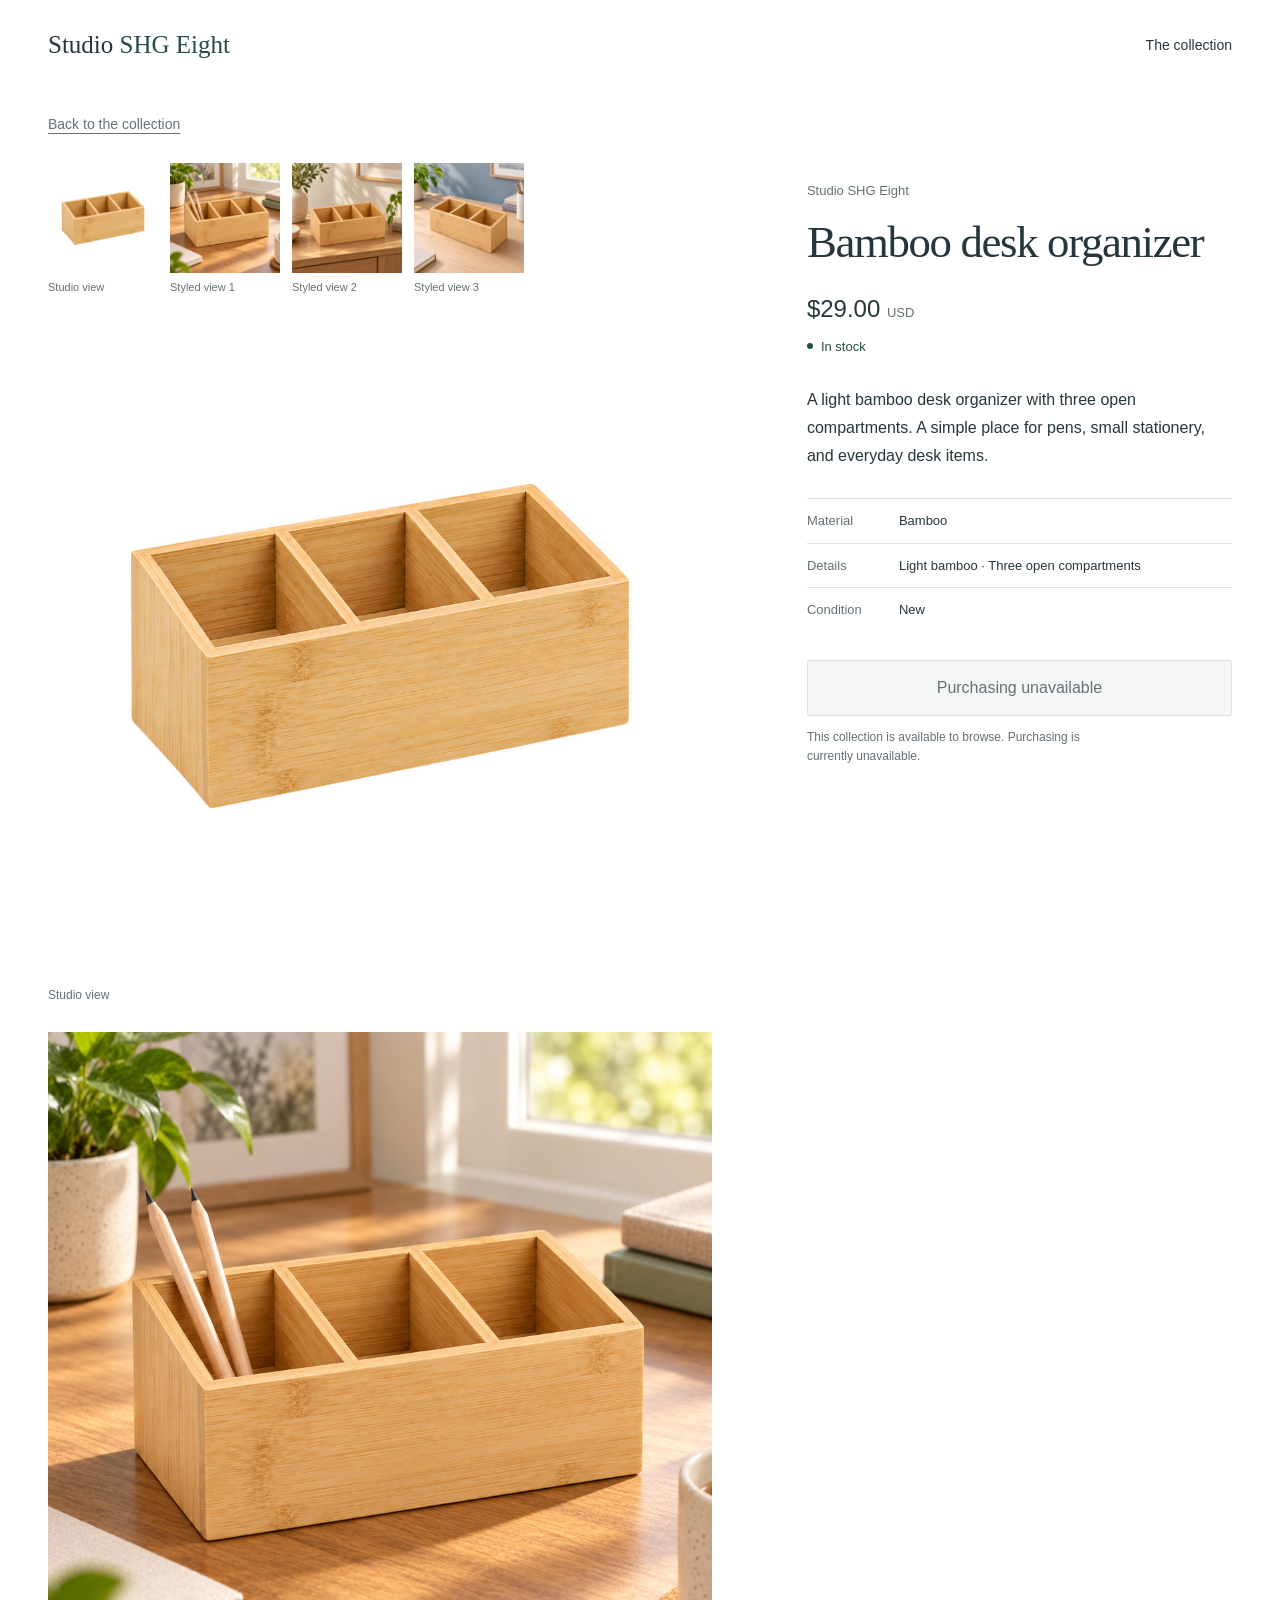
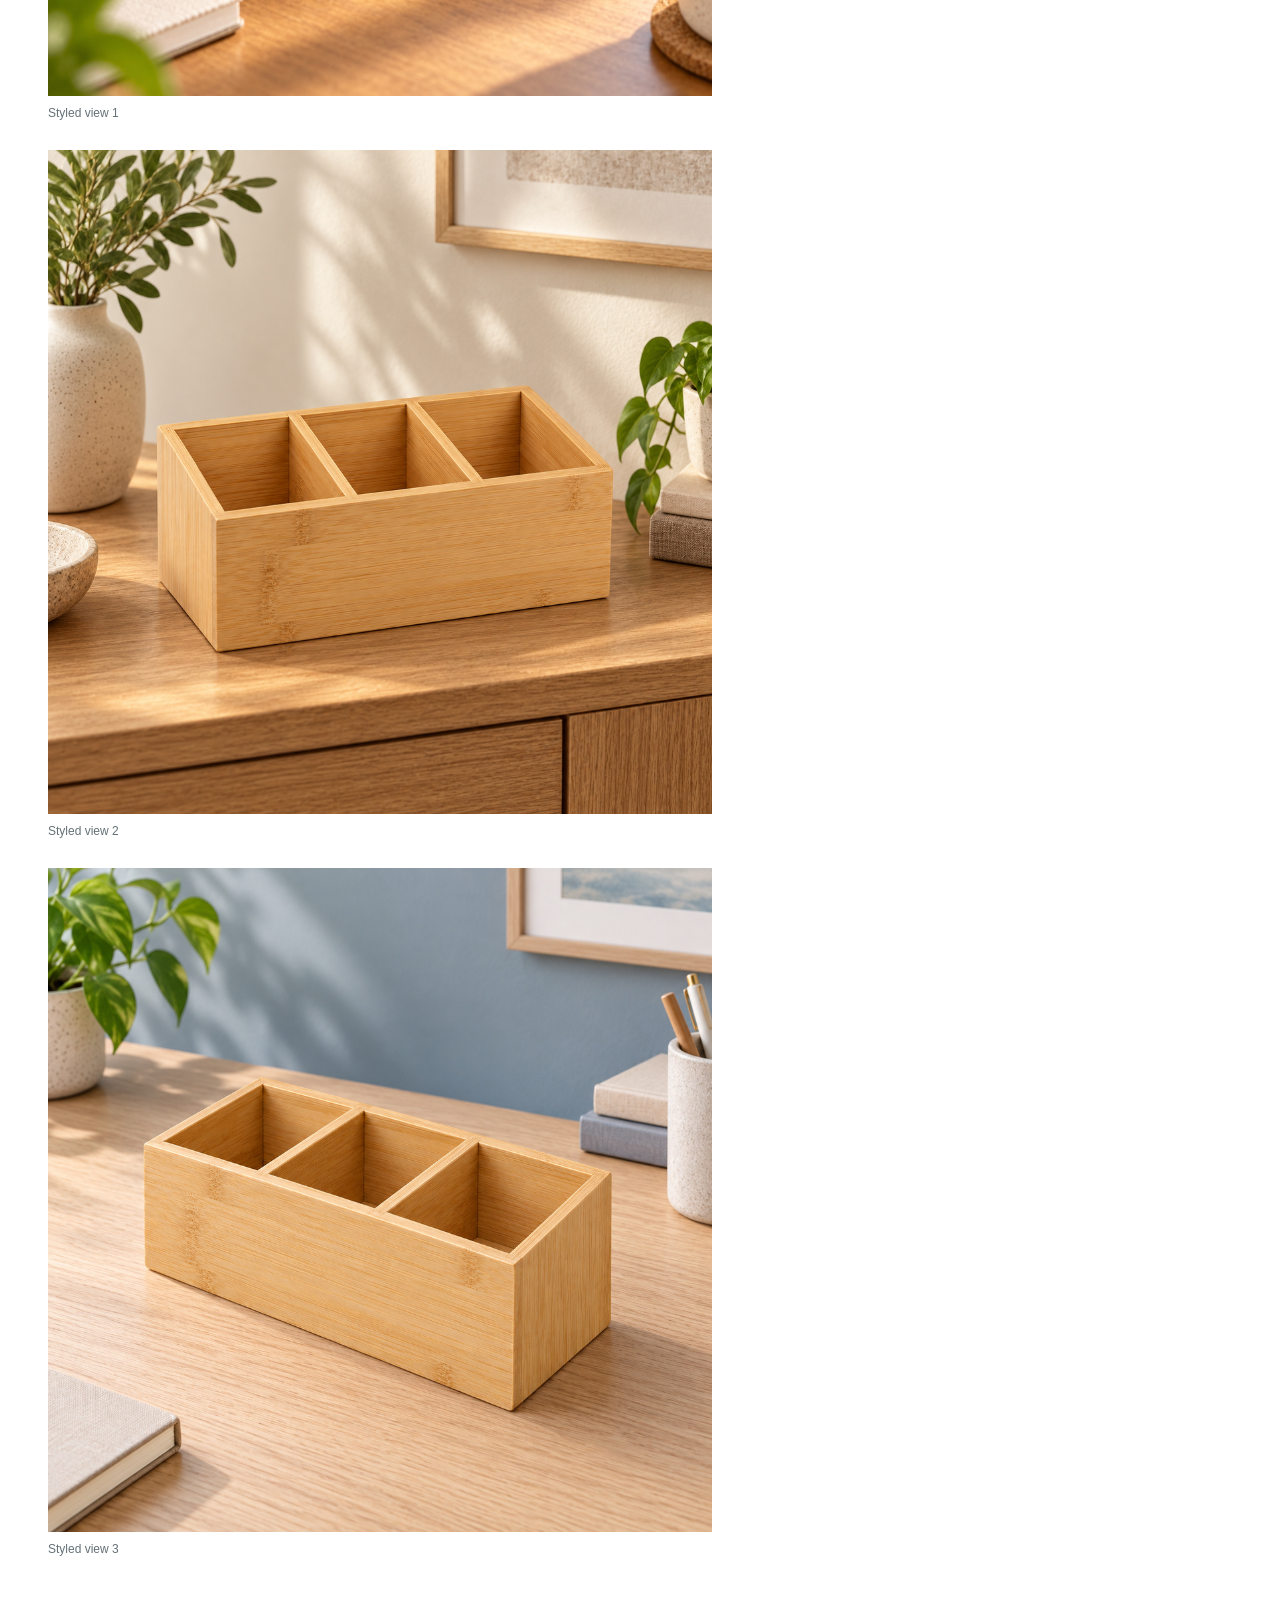
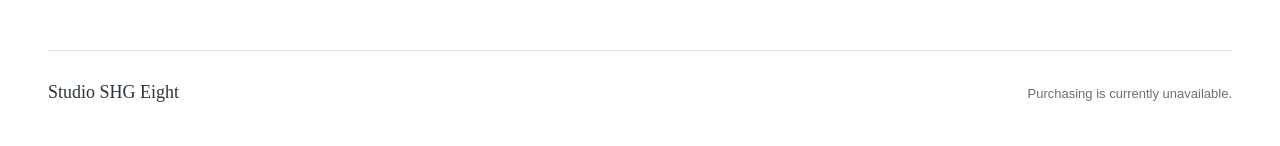
<file: public/products/organizer.html>
<!doctype html>
<html lang="en">
<head>
  <meta charset="utf-8">
  <meta name="viewport" content="width=device-width, initial-scale=1">
  <title>Bamboo desk organizer | Studio SHG Eight</title>
  <meta name="description" content="A light bamboo desk organizer with three open compartments. A simple place for pens, small stationery, and everyday desk items.">
  <meta name="theme-color" content="#254d3d">
  <link rel="canonical" href="https://rivunow.github.io/sandbox-home-goods/products/organizer.html">
  <link rel="stylesheet" href="../styles.css">
  <meta property="og:title" content="Bamboo desk organizer">
  <meta property="og:description" content="A light bamboo desk organizer with three open compartments. A simple place for pens, small stationery, and everyday desk items.">
  <meta property="og:url" content="https://rivunow.github.io/sandbox-home-goods/products/organizer.html">
  <meta property="og:image" content="https://rivunow.github.io/sandbox-home-goods/images/organizer-main.jpg">
  <meta property="og:type" content="product">
  <meta property="og:site_name" content="Studio SHG Eight">
  <meta property="product:brand" content="Studio SHG Eight">
  <meta property="product:availability" content="in stock">
  <meta property="product:condition" content="new">
  <meta property="product:price:amount" content="29.00">
  <meta property="product:price:currency" content="USD">
  <meta property="product:retailer_item_id" content="organizer">
  <script type="application/ld+json">{
  "@context": "https://schema.org",
  "@type": "Product",
  "sku": "organizer",
  "name": "Bamboo desk organizer",
  "description": "A light bamboo desk organizer with three open compartments. A simple place for pens, small stationery, and everyday desk items.",
  "image": [
    "https://rivunow.github.io/sandbox-home-goods/images/organizer-main.jpg",
    "https://rivunow.github.io/sandbox-home-goods/images/organizer-lifestyle-1.jpg",
    "https://rivunow.github.io/sandbox-home-goods/images/organizer-lifestyle-2.jpg",
    "https://rivunow.github.io/sandbox-home-goods/images/organizer-lifestyle-3.jpg"
  ],
  "brand": {
    "@type": "Brand",
    "name": "Studio SHG Eight"
  },
  "url": "https://rivunow.github.io/sandbox-home-goods/products/organizer.html",
  "offers": {
    "@type": "Offer",
    "url": "https://rivunow.github.io/sandbox-home-goods/products/organizer.html",
    "priceCurrency": "USD",
    "price": "29.00",
    "availability": "https://schema.org/InStock",
    "itemCondition": "https://schema.org/NewCondition"
  }
}</script>
</head>
<body>
  <a class="skip-link" href="#main">Skip to content</a>
  <header class="site-header wrap">
    <a class="wordmark" href="../index.html" aria-label="Studio SHG Eight home">Studio <span>SHG Eight</span></a>
    <nav aria-label="Main"><a href="../index.html#collection">The collection</a></nav>
  </header>
  <main id="main" class="wrap product-main">
    <a class="back-link" href="../index.html#collection">Back to the collection</a>
    <div class="product-layout">
      <section class="gallery" aria-label="Bamboo desk organizer images">
        <nav class="gallery-nav" aria-label="Choose a product image">
          <a href="#view-1" aria-label="View studio view of Bamboo desk organizer"><img src="../images/organizer-main.jpg" alt="" width="1000" height="1000" loading="lazy" decoding="async"><span>Studio view</span></a>
          <a href="#view-2" aria-label="View styled view 1 of Bamboo desk organizer"><img src="../images/organizer-lifestyle-1.jpg" alt="" width="1000" height="1000" loading="lazy" decoding="async"><span>Styled view 1</span></a>
          <a href="#view-3" aria-label="View styled view 2 of Bamboo desk organizer"><img src="../images/organizer-lifestyle-2.jpg" alt="" width="1000" height="1000" loading="lazy" decoding="async"><span>Styled view 2</span></a>
          <a href="#view-4" aria-label="View styled view 3 of Bamboo desk organizer"><img src="../images/organizer-lifestyle-3.jpg" alt="" width="1000" height="1000" loading="lazy" decoding="async"><span>Styled view 3</span></a>
        </nav>
        <figure id="view-1" class="gallery-view">
          <img src="../images/organizer-main.jpg" alt="Bamboo desk organizer — studio view" width="1000" height="1000" fetchpriority="high" decoding="async">
          <figcaption>Studio view</figcaption>
        </figure>
        <figure id="view-2" class="gallery-view">
          <img src="../images/organizer-lifestyle-1.jpg" alt="Bamboo desk organizer — styled view 1" width="1000" height="1000" loading="lazy" decoding="async">
          <figcaption>Styled view 1</figcaption>
        </figure>
        <figure id="view-3" class="gallery-view">
          <img src="../images/organizer-lifestyle-2.jpg" alt="Bamboo desk organizer — styled view 2" width="1000" height="1000" loading="lazy" decoding="async">
          <figcaption>Styled view 2</figcaption>
        </figure>
        <figure id="view-4" class="gallery-view">
          <img src="../images/organizer-lifestyle-3.jpg" alt="Bamboo desk organizer — styled view 3" width="1000" height="1000" loading="lazy" decoding="async">
          <figcaption>Styled view 3</figcaption>
        </figure>
      </section>
      <section class="product-information" aria-labelledby="product-title">
        <p class="product-brand">Studio SHG Eight</p>
        <h1 id="product-title">Bamboo desk organizer</h1>
        <p class="price">$29.00 <span>USD</span></p>
        <p class="stock"><span aria-hidden="true"></span>In stock</p>
        <p class="product-description">A light bamboo desk organizer with three open compartments. A simple place for pens, small stationery, and everyday desk items.</p>
        <dl class="product-details">
          <div><dt>Material</dt><dd>Bamboo</dd></div>
          <div><dt>Details</dt><dd>Light bamboo · Three open compartments</dd></div>
          <div><dt>Condition</dt><dd>New</dd></div>
        </dl>
        <button class="purchase-button" type="button" disabled aria-describedby="purchase-note">Purchasing unavailable</button>
        <p id="purchase-note" class="purchase-note">This collection is available to browse. Purchasing is currently unavailable.</p>
      </section>
    </div>
  </main>
  <footer class="site-footer wrap">
    <a class="footer-brand" href="../index.html">Studio SHG Eight</a>
    <p>Purchasing is currently unavailable.</p>
  </footer>
</body>
</html>
</file>
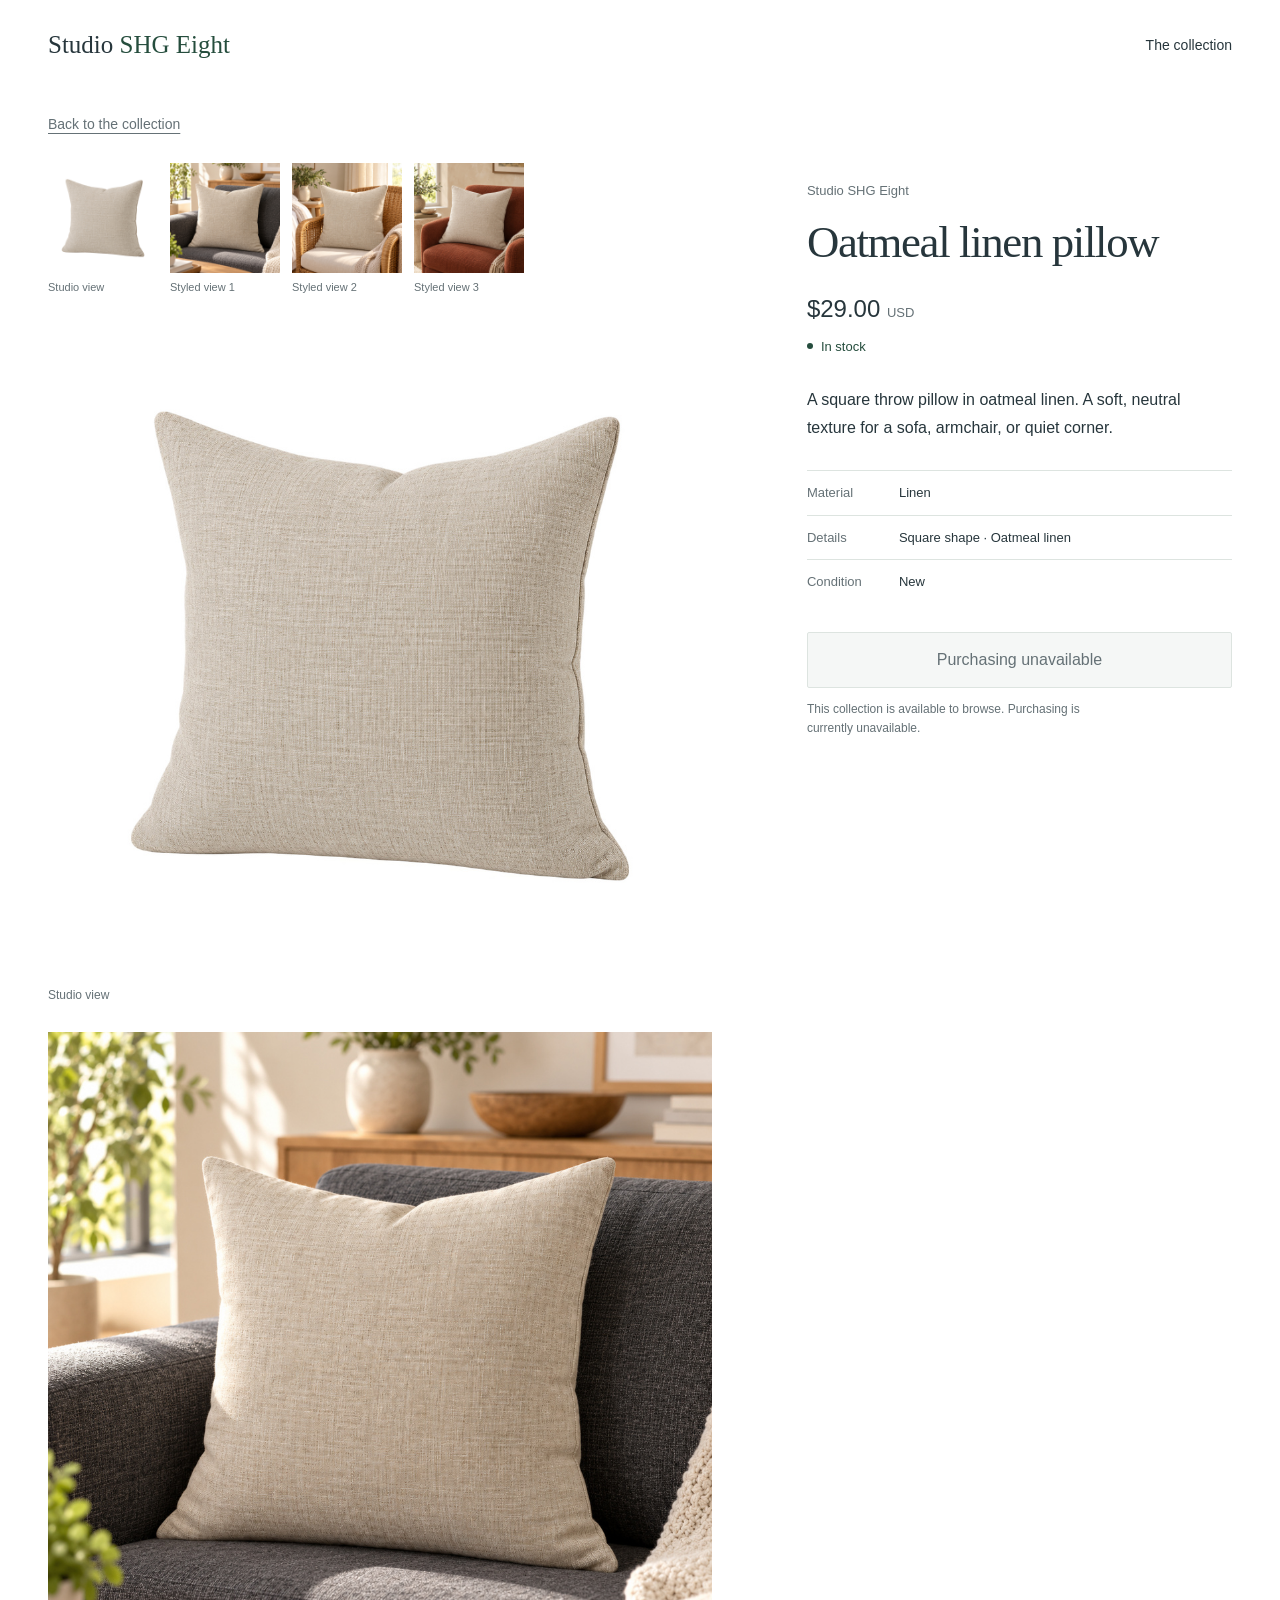
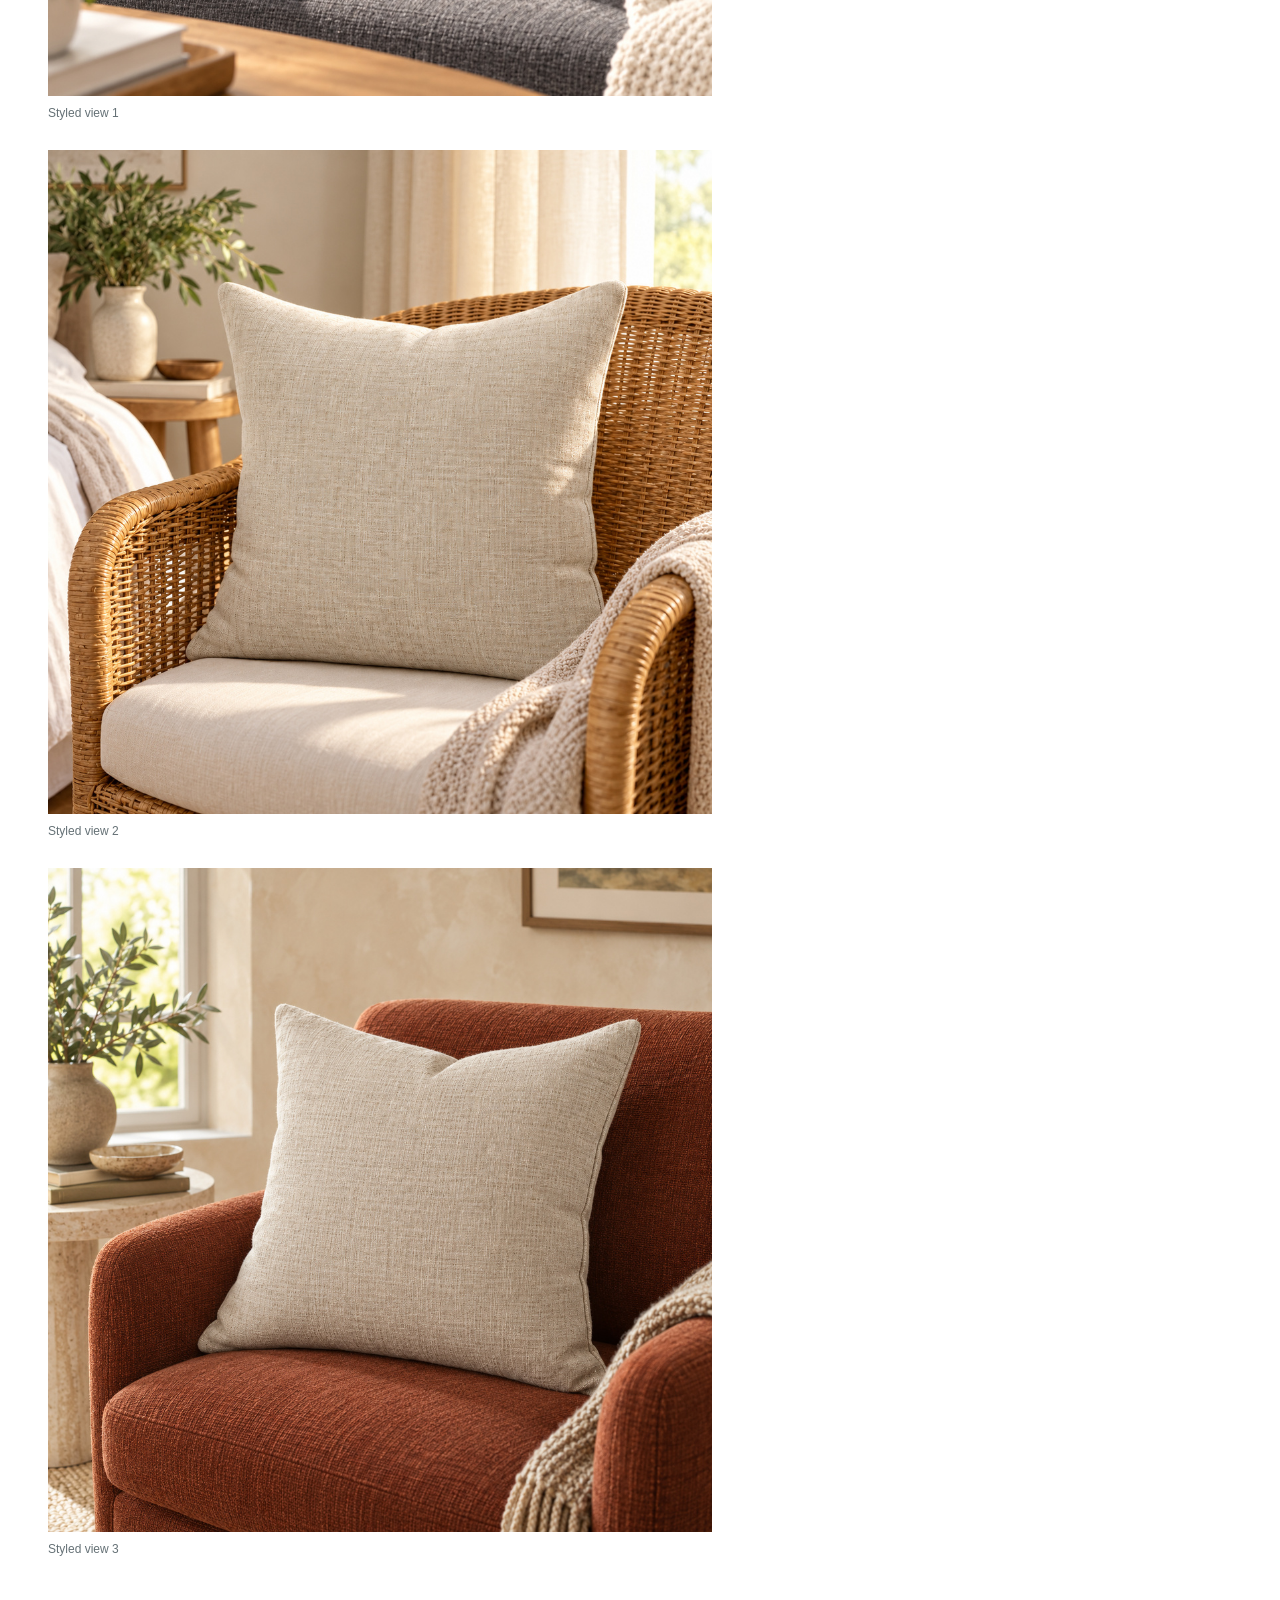
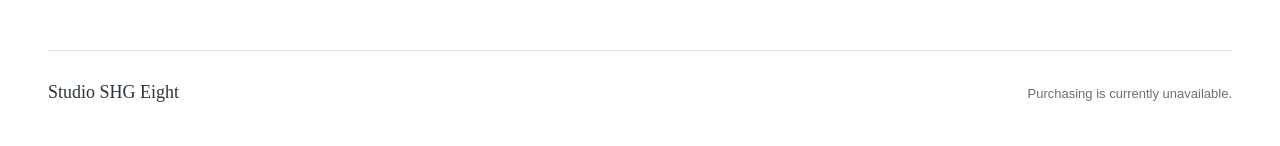
<file: public/products/pillow.html>
<!doctype html>
<html lang="en">
<head>
  <meta charset="utf-8">
  <meta name="viewport" content="width=device-width, initial-scale=1">
  <title>Oatmeal linen pillow | Studio SHG Eight</title>
  <meta name="description" content="A square throw pillow in oatmeal linen. A soft, neutral texture for a sofa, armchair, or quiet corner.">
  <meta name="theme-color" content="#254d3d">
  <link rel="canonical" href="https://rivunow.github.io/sandbox-home-goods/products/pillow.html">
  <link rel="stylesheet" href="../styles.css">
  <meta property="og:title" content="Oatmeal linen pillow">
  <meta property="og:description" content="A square throw pillow in oatmeal linen. A soft, neutral texture for a sofa, armchair, or quiet corner.">
  <meta property="og:url" content="https://rivunow.github.io/sandbox-home-goods/products/pillow.html">
  <meta property="og:image" content="https://rivunow.github.io/sandbox-home-goods/images/pillow-main.jpg">
  <meta property="og:type" content="product">
  <meta property="og:site_name" content="Studio SHG Eight">
  <meta property="product:brand" content="Studio SHG Eight">
  <meta property="product:availability" content="in stock">
  <meta property="product:condition" content="new">
  <meta property="product:price:amount" content="29.00">
  <meta property="product:price:currency" content="USD">
  <meta property="product:retailer_item_id" content="pillow">
  <script type="application/ld+json">{
  "@context": "https://schema.org",
  "@type": "Product",
  "sku": "pillow",
  "name": "Oatmeal linen pillow",
  "description": "A square throw pillow in oatmeal linen. A soft, neutral texture for a sofa, armchair, or quiet corner.",
  "image": [
    "https://rivunow.github.io/sandbox-home-goods/images/pillow-main.jpg",
    "https://rivunow.github.io/sandbox-home-goods/images/pillow-lifestyle-1.jpg",
    "https://rivunow.github.io/sandbox-home-goods/images/pillow-lifestyle-2.jpg",
    "https://rivunow.github.io/sandbox-home-goods/images/pillow-lifestyle-3.jpg"
  ],
  "brand": {
    "@type": "Brand",
    "name": "Studio SHG Eight"
  },
  "url": "https://rivunow.github.io/sandbox-home-goods/products/pillow.html",
  "offers": {
    "@type": "Offer",
    "url": "https://rivunow.github.io/sandbox-home-goods/products/pillow.html",
    "priceCurrency": "USD",
    "price": "29.00",
    "availability": "https://schema.org/InStock",
    "itemCondition": "https://schema.org/NewCondition"
  }
}</script>
</head>
<body>
  <a class="skip-link" href="#main">Skip to content</a>
  <header class="site-header wrap">
    <a class="wordmark" href="../index.html" aria-label="Studio SHG Eight home">Studio <span>SHG Eight</span></a>
    <nav aria-label="Main"><a href="../index.html#collection">The collection</a></nav>
  </header>
  <main id="main" class="wrap product-main">
    <a class="back-link" href="../index.html#collection">Back to the collection</a>
    <div class="product-layout">
      <section class="gallery" aria-label="Oatmeal linen pillow images">
        <nav class="gallery-nav" aria-label="Choose a product image">
          <a href="#view-1" aria-label="View studio view of Oatmeal linen pillow"><img src="../images/pillow-main.jpg" alt="" width="1000" height="1000" loading="lazy" decoding="async"><span>Studio view</span></a>
          <a href="#view-2" aria-label="View styled view 1 of Oatmeal linen pillow"><img src="../images/pillow-lifestyle-1.jpg" alt="" width="1000" height="1000" loading="lazy" decoding="async"><span>Styled view 1</span></a>
          <a href="#view-3" aria-label="View styled view 2 of Oatmeal linen pillow"><img src="../images/pillow-lifestyle-2.jpg" alt="" width="1000" height="1000" loading="lazy" decoding="async"><span>Styled view 2</span></a>
          <a href="#view-4" aria-label="View styled view 3 of Oatmeal linen pillow"><img src="../images/pillow-lifestyle-3.jpg" alt="" width="1000" height="1000" loading="lazy" decoding="async"><span>Styled view 3</span></a>
        </nav>
        <figure id="view-1" class="gallery-view">
          <img src="../images/pillow-main.jpg" alt="Oatmeal linen pillow — studio view" width="1000" height="1000" fetchpriority="high" decoding="async">
          <figcaption>Studio view</figcaption>
        </figure>
        <figure id="view-2" class="gallery-view">
          <img src="../images/pillow-lifestyle-1.jpg" alt="Oatmeal linen pillow — styled view 1" width="1000" height="1000" loading="lazy" decoding="async">
          <figcaption>Styled view 1</figcaption>
        </figure>
        <figure id="view-3" class="gallery-view">
          <img src="../images/pillow-lifestyle-2.jpg" alt="Oatmeal linen pillow — styled view 2" width="1000" height="1000" loading="lazy" decoding="async">
          <figcaption>Styled view 2</figcaption>
        </figure>
        <figure id="view-4" class="gallery-view">
          <img src="../images/pillow-lifestyle-3.jpg" alt="Oatmeal linen pillow — styled view 3" width="1000" height="1000" loading="lazy" decoding="async">
          <figcaption>Styled view 3</figcaption>
        </figure>
      </section>
      <section class="product-information" aria-labelledby="product-title">
        <p class="product-brand">Studio SHG Eight</p>
        <h1 id="product-title">Oatmeal linen pillow</h1>
        <p class="price">$29.00 <span>USD</span></p>
        <p class="stock"><span aria-hidden="true"></span>In stock</p>
        <p class="product-description">A square throw pillow in oatmeal linen. A soft, neutral texture for a sofa, armchair, or quiet corner.</p>
        <dl class="product-details">
          <div><dt>Material</dt><dd>Linen</dd></div>
          <div><dt>Details</dt><dd>Square shape · Oatmeal linen</dd></div>
          <div><dt>Condition</dt><dd>New</dd></div>
        </dl>
        <button class="purchase-button" type="button" disabled aria-describedby="purchase-note">Purchasing unavailable</button>
        <p id="purchase-note" class="purchase-note">This collection is available to browse. Purchasing is currently unavailable.</p>
      </section>
    </div>
  </main>
  <footer class="site-footer wrap">
    <a class="footer-brand" href="../index.html">Studio SHG Eight</a>
    <p>Purchasing is currently unavailable.</p>
  </footer>
</body>
</html>
</file>
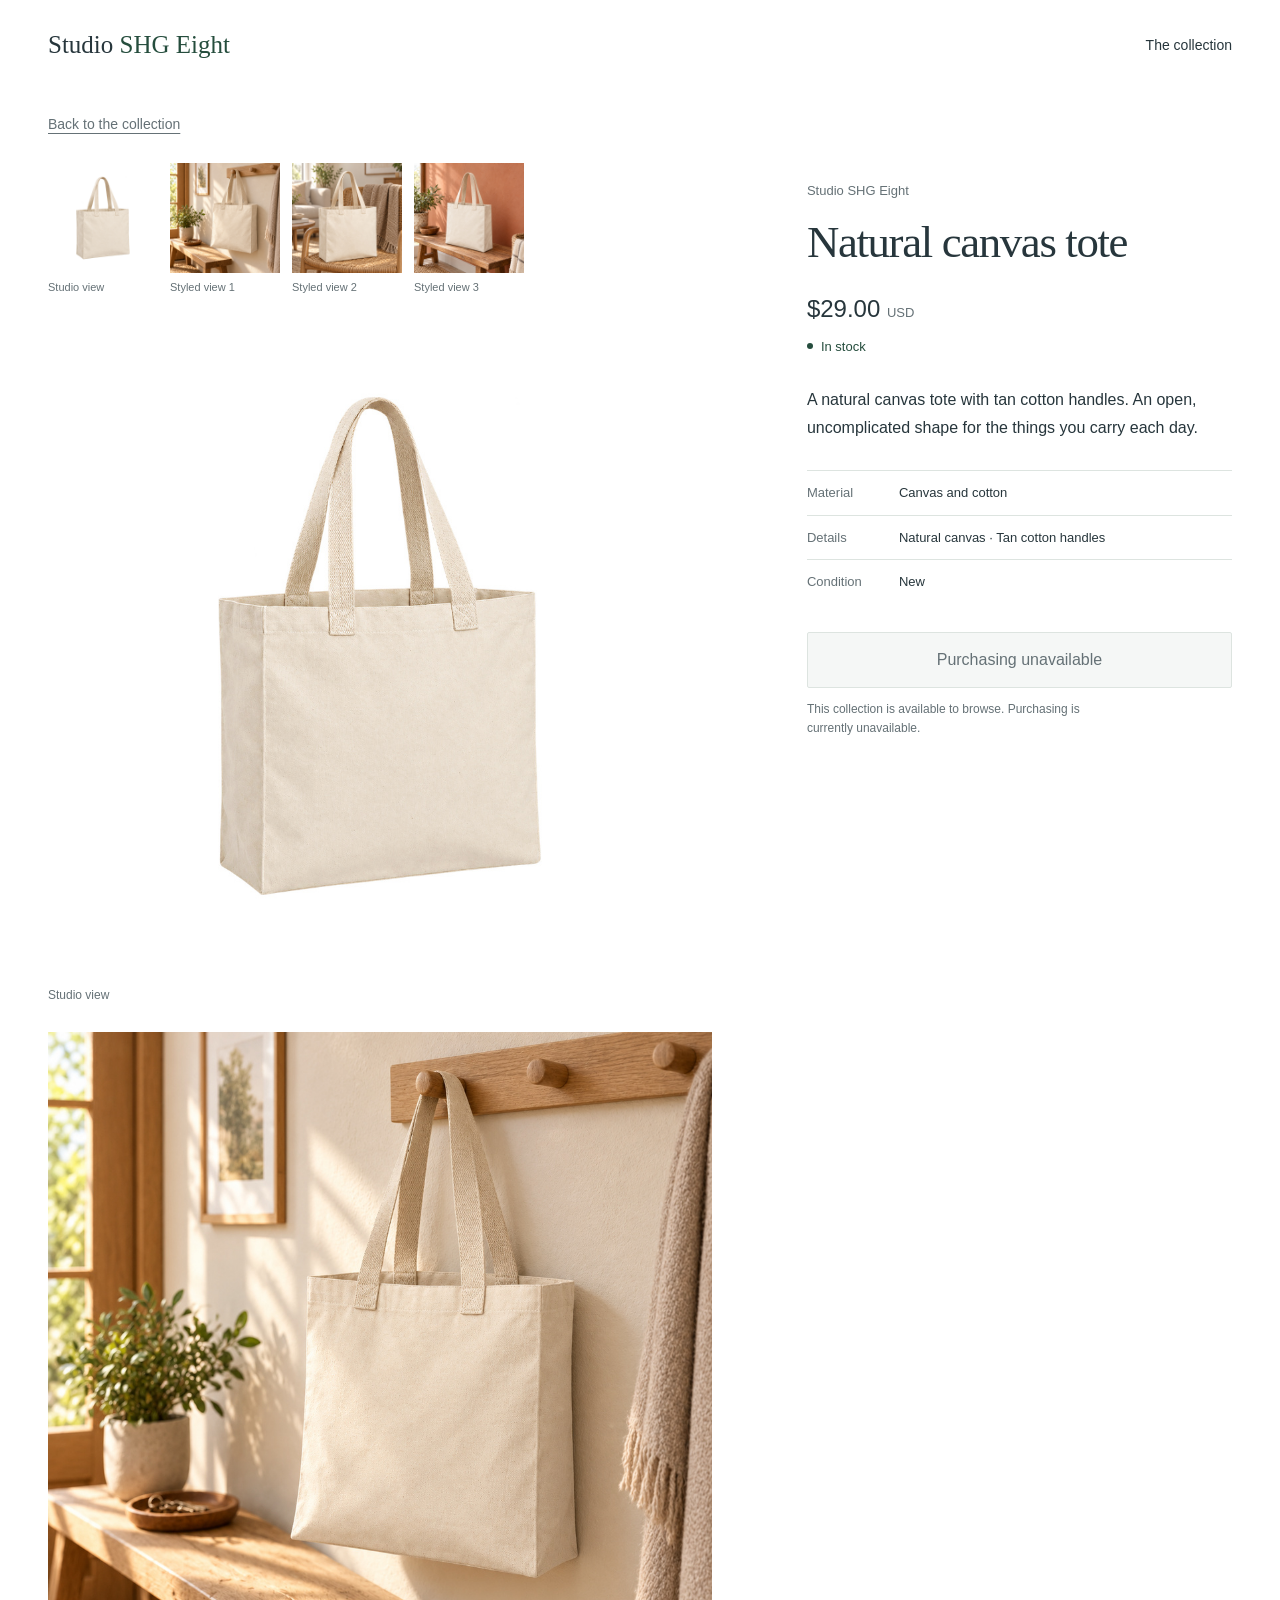
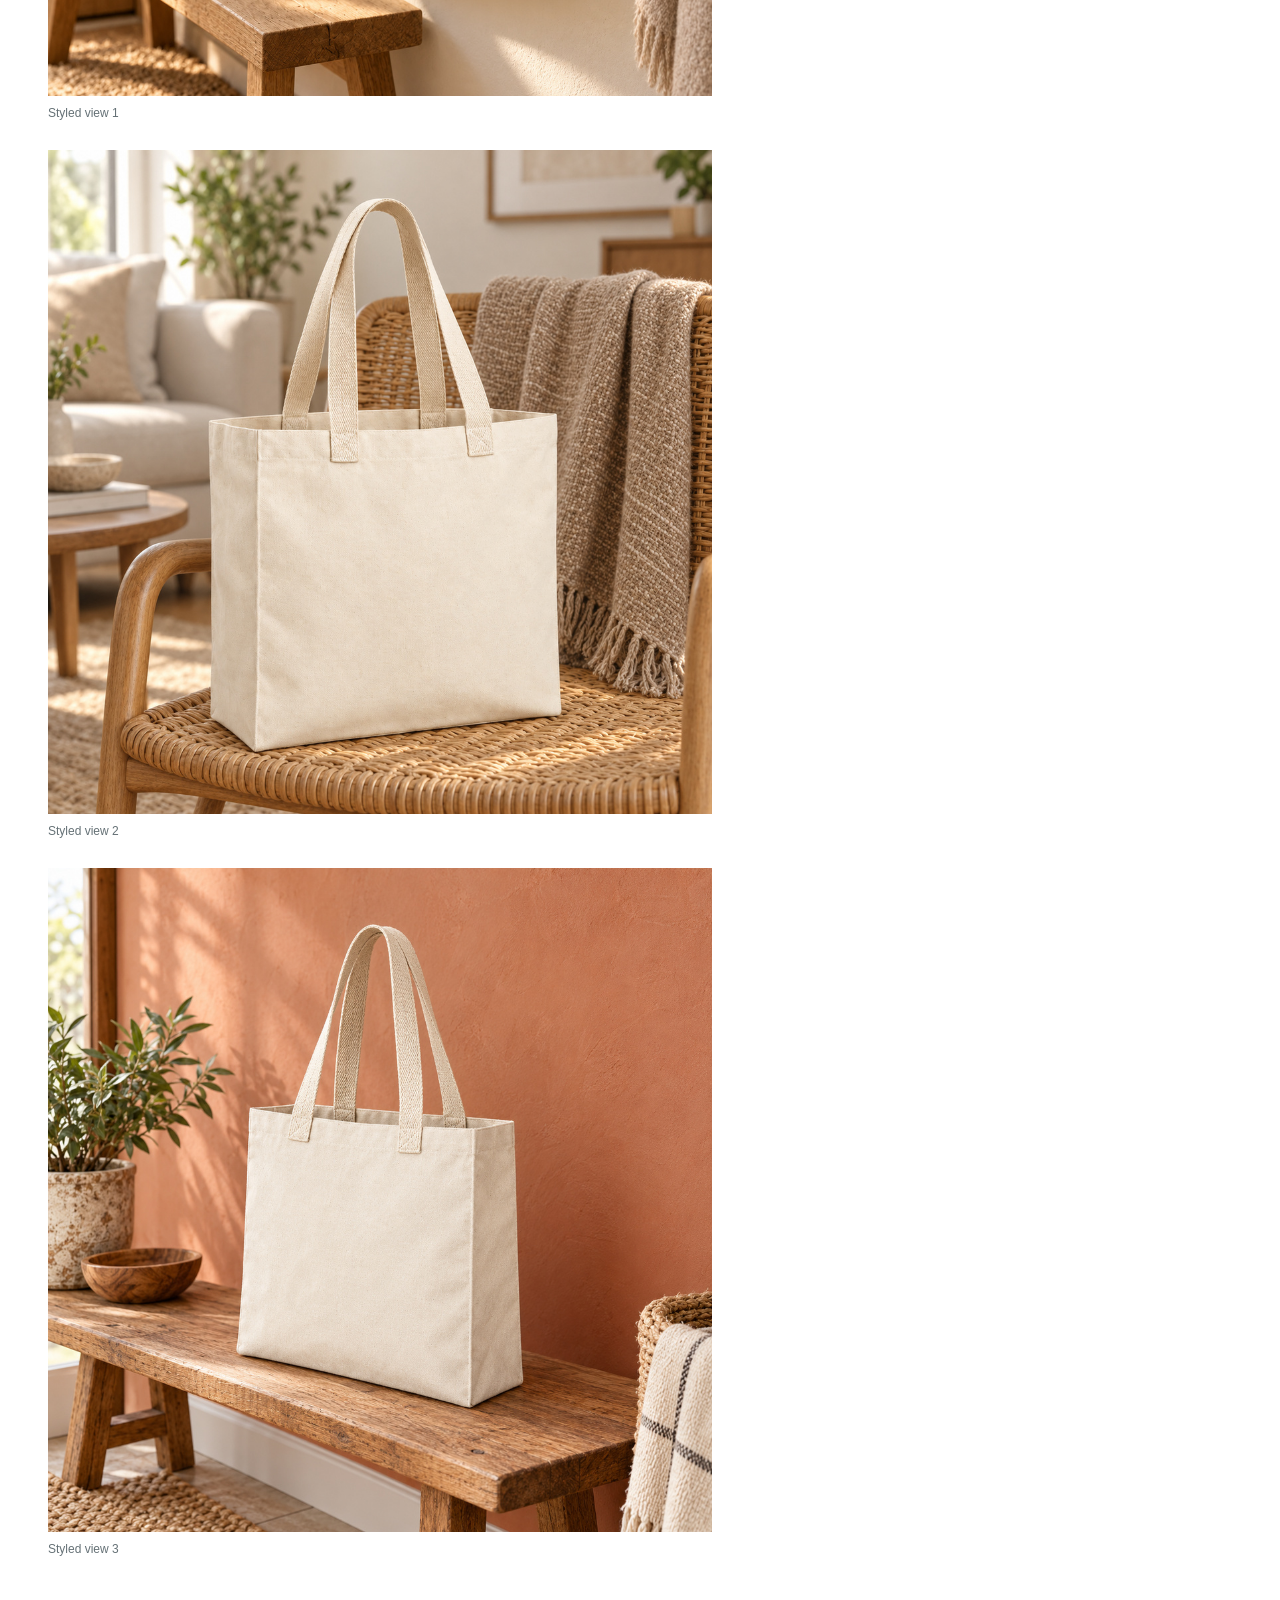
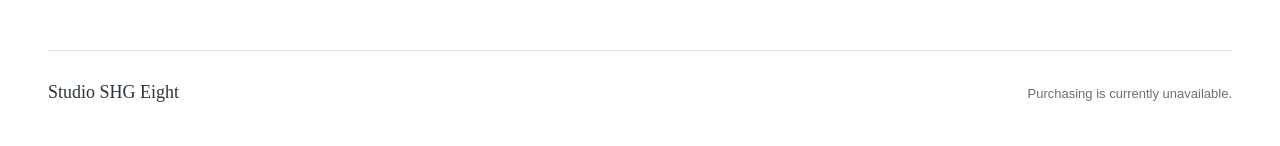
<file: public/products/tote.html>
<!doctype html>
<html lang="en">
<head>
  <meta charset="utf-8">
  <meta name="viewport" content="width=device-width, initial-scale=1">
  <title>Natural canvas tote | Studio SHG Eight</title>
  <meta name="description" content="A natural canvas tote with tan cotton handles. An open, uncomplicated shape for the things you carry each day.">
  <meta name="theme-color" content="#254d3d">
  <link rel="canonical" href="https://rivunow.github.io/sandbox-home-goods/products/tote.html">
  <link rel="stylesheet" href="../styles.css">
  <meta property="og:title" content="Natural canvas tote">
  <meta property="og:description" content="A natural canvas tote with tan cotton handles. An open, uncomplicated shape for the things you carry each day.">
  <meta property="og:url" content="https://rivunow.github.io/sandbox-home-goods/products/tote.html">
  <meta property="og:image" content="https://rivunow.github.io/sandbox-home-goods/images/tote-main.jpg">
  <meta property="og:type" content="product">
  <meta property="og:site_name" content="Studio SHG Eight">
  <meta property="product:brand" content="Studio SHG Eight">
  <meta property="product:availability" content="in stock">
  <meta property="product:condition" content="new">
  <meta property="product:price:amount" content="29.00">
  <meta property="product:price:currency" content="USD">
  <meta property="product:retailer_item_id" content="tote">
  <script type="application/ld+json">{
  "@context": "https://schema.org",
  "@type": "Product",
  "sku": "tote",
  "name": "Natural canvas tote",
  "description": "A natural canvas tote with tan cotton handles. An open, uncomplicated shape for the things you carry each day.",
  "image": [
    "https://rivunow.github.io/sandbox-home-goods/images/tote-main.jpg",
    "https://rivunow.github.io/sandbox-home-goods/images/tote-lifestyle-1.jpg",
    "https://rivunow.github.io/sandbox-home-goods/images/tote-lifestyle-2.jpg",
    "https://rivunow.github.io/sandbox-home-goods/images/tote-lifestyle-3.jpg"
  ],
  "brand": {
    "@type": "Brand",
    "name": "Studio SHG Eight"
  },
  "url": "https://rivunow.github.io/sandbox-home-goods/products/tote.html",
  "offers": {
    "@type": "Offer",
    "url": "https://rivunow.github.io/sandbox-home-goods/products/tote.html",
    "priceCurrency": "USD",
    "price": "29.00",
    "availability": "https://schema.org/InStock",
    "itemCondition": "https://schema.org/NewCondition"
  }
}</script>
</head>
<body>
  <a class="skip-link" href="#main">Skip to content</a>
  <header class="site-header wrap">
    <a class="wordmark" href="../index.html" aria-label="Studio SHG Eight home">Studio <span>SHG Eight</span></a>
    <nav aria-label="Main"><a href="../index.html#collection">The collection</a></nav>
  </header>
  <main id="main" class="wrap product-main">
    <a class="back-link" href="../index.html#collection">Back to the collection</a>
    <div class="product-layout">
      <section class="gallery" aria-label="Natural canvas tote images">
        <nav class="gallery-nav" aria-label="Choose a product image">
          <a href="#view-1" aria-label="View studio view of Natural canvas tote"><img src="../images/tote-main.jpg" alt="" width="1000" height="1000" loading="lazy" decoding="async"><span>Studio view</span></a>
          <a href="#view-2" aria-label="View styled view 1 of Natural canvas tote"><img src="../images/tote-lifestyle-1.jpg" alt="" width="1000" height="1000" loading="lazy" decoding="async"><span>Styled view 1</span></a>
          <a href="#view-3" aria-label="View styled view 2 of Natural canvas tote"><img src="../images/tote-lifestyle-2.jpg" alt="" width="1000" height="1000" loading="lazy" decoding="async"><span>Styled view 2</span></a>
          <a href="#view-4" aria-label="View styled view 3 of Natural canvas tote"><img src="../images/tote-lifestyle-3.jpg" alt="" width="1000" height="1000" loading="lazy" decoding="async"><span>Styled view 3</span></a>
        </nav>
        <figure id="view-1" class="gallery-view">
          <img src="../images/tote-main.jpg" alt="Natural canvas tote — studio view" width="1000" height="1000" fetchpriority="high" decoding="async">
          <figcaption>Studio view</figcaption>
        </figure>
        <figure id="view-2" class="gallery-view">
          <img src="../images/tote-lifestyle-1.jpg" alt="Natural canvas tote — styled view 1" width="1000" height="1000" loading="lazy" decoding="async">
          <figcaption>Styled view 1</figcaption>
        </figure>
        <figure id="view-3" class="gallery-view">
          <img src="../images/tote-lifestyle-2.jpg" alt="Natural canvas tote — styled view 2" width="1000" height="1000" loading="lazy" decoding="async">
          <figcaption>Styled view 2</figcaption>
        </figure>
        <figure id="view-4" class="gallery-view">
          <img src="../images/tote-lifestyle-3.jpg" alt="Natural canvas tote — styled view 3" width="1000" height="1000" loading="lazy" decoding="async">
          <figcaption>Styled view 3</figcaption>
        </figure>
      </section>
      <section class="product-information" aria-labelledby="product-title">
        <p class="product-brand">Studio SHG Eight</p>
        <h1 id="product-title">Natural canvas tote</h1>
        <p class="price">$29.00 <span>USD</span></p>
        <p class="stock"><span aria-hidden="true"></span>In stock</p>
        <p class="product-description">A natural canvas tote with tan cotton handles. An open, uncomplicated shape for the things you carry each day.</p>
        <dl class="product-details">
          <div><dt>Material</dt><dd>Canvas and cotton</dd></div>
          <div><dt>Details</dt><dd>Natural canvas · Tan cotton handles</dd></div>
          <div><dt>Condition</dt><dd>New</dd></div>
        </dl>
        <button class="purchase-button" type="button" disabled aria-describedby="purchase-note">Purchasing unavailable</button>
        <p id="purchase-note" class="purchase-note">This collection is available to browse. Purchasing is currently unavailable.</p>
      </section>
    </div>
  </main>
  <footer class="site-footer wrap">
    <a class="footer-brand" href="../index.html">Studio SHG Eight</a>
    <p>Purchasing is currently unavailable.</p>
  </footer>
</body>
</html>
</file>
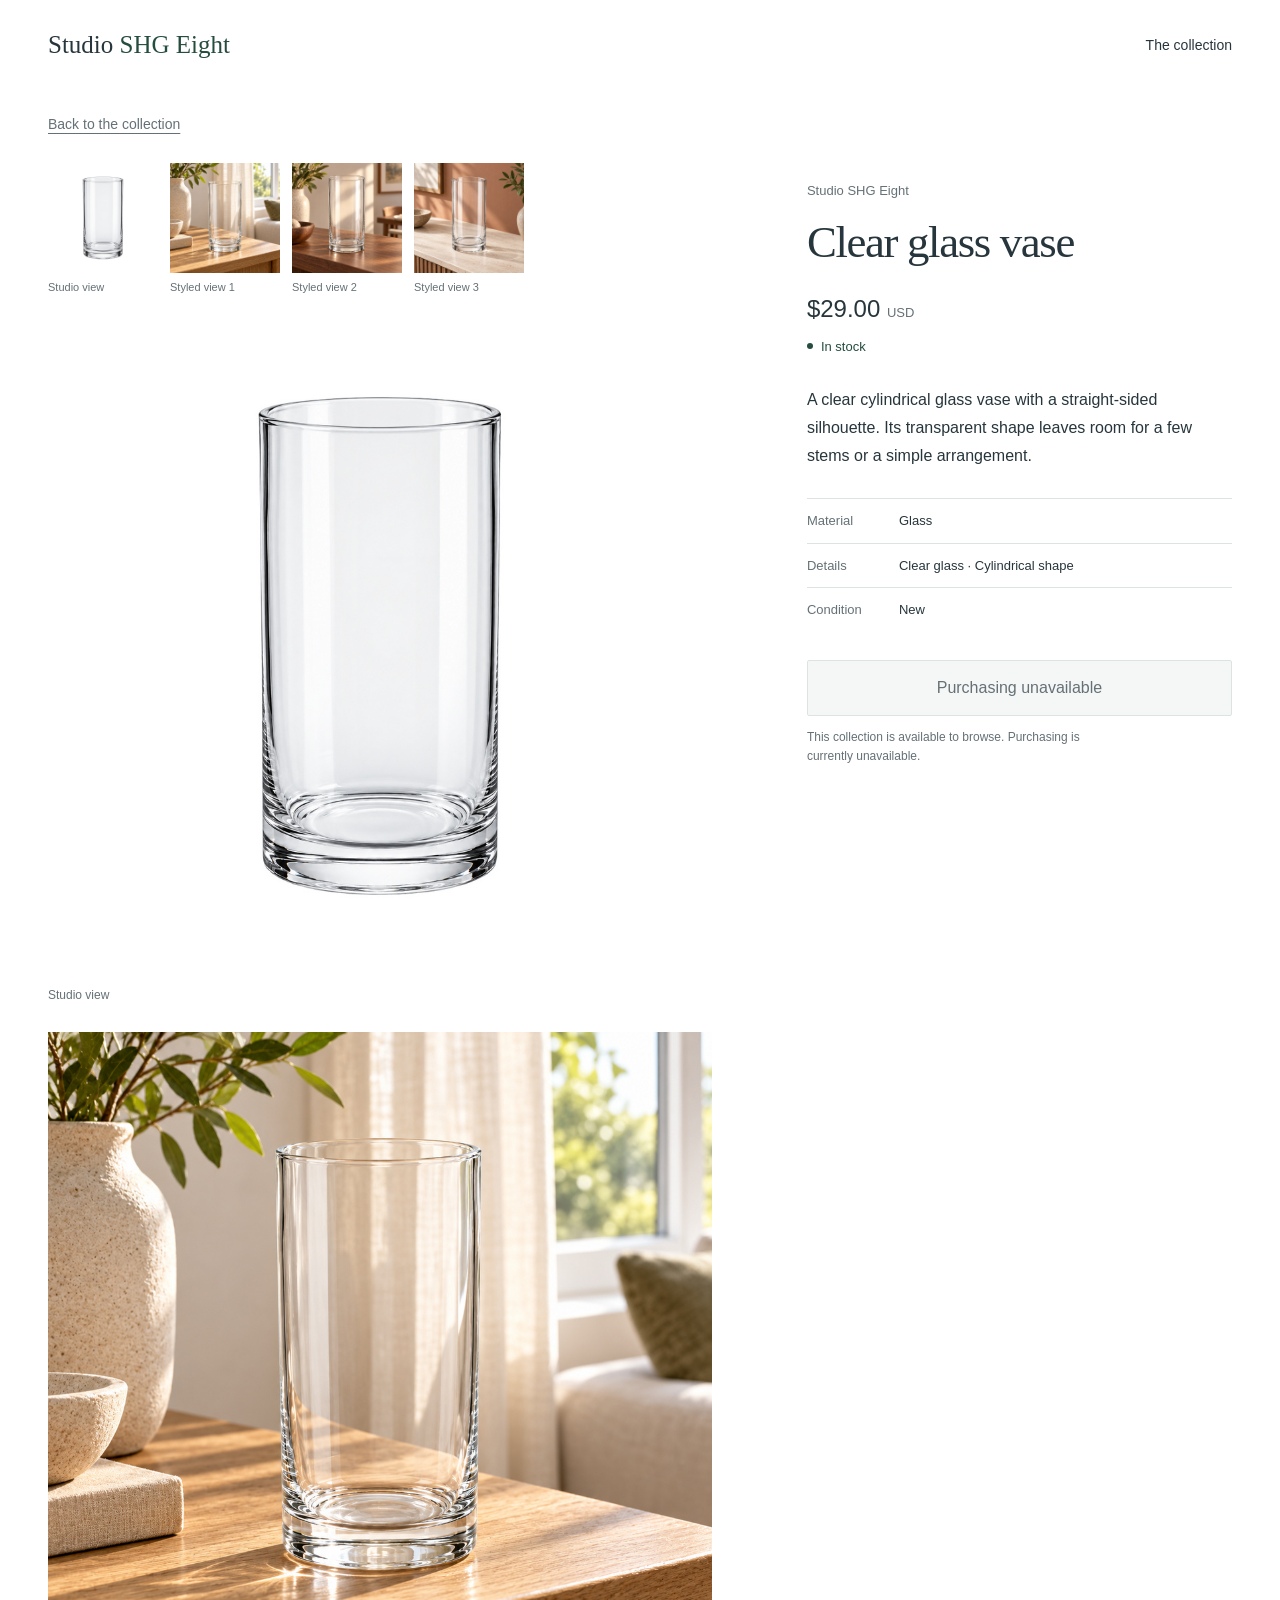
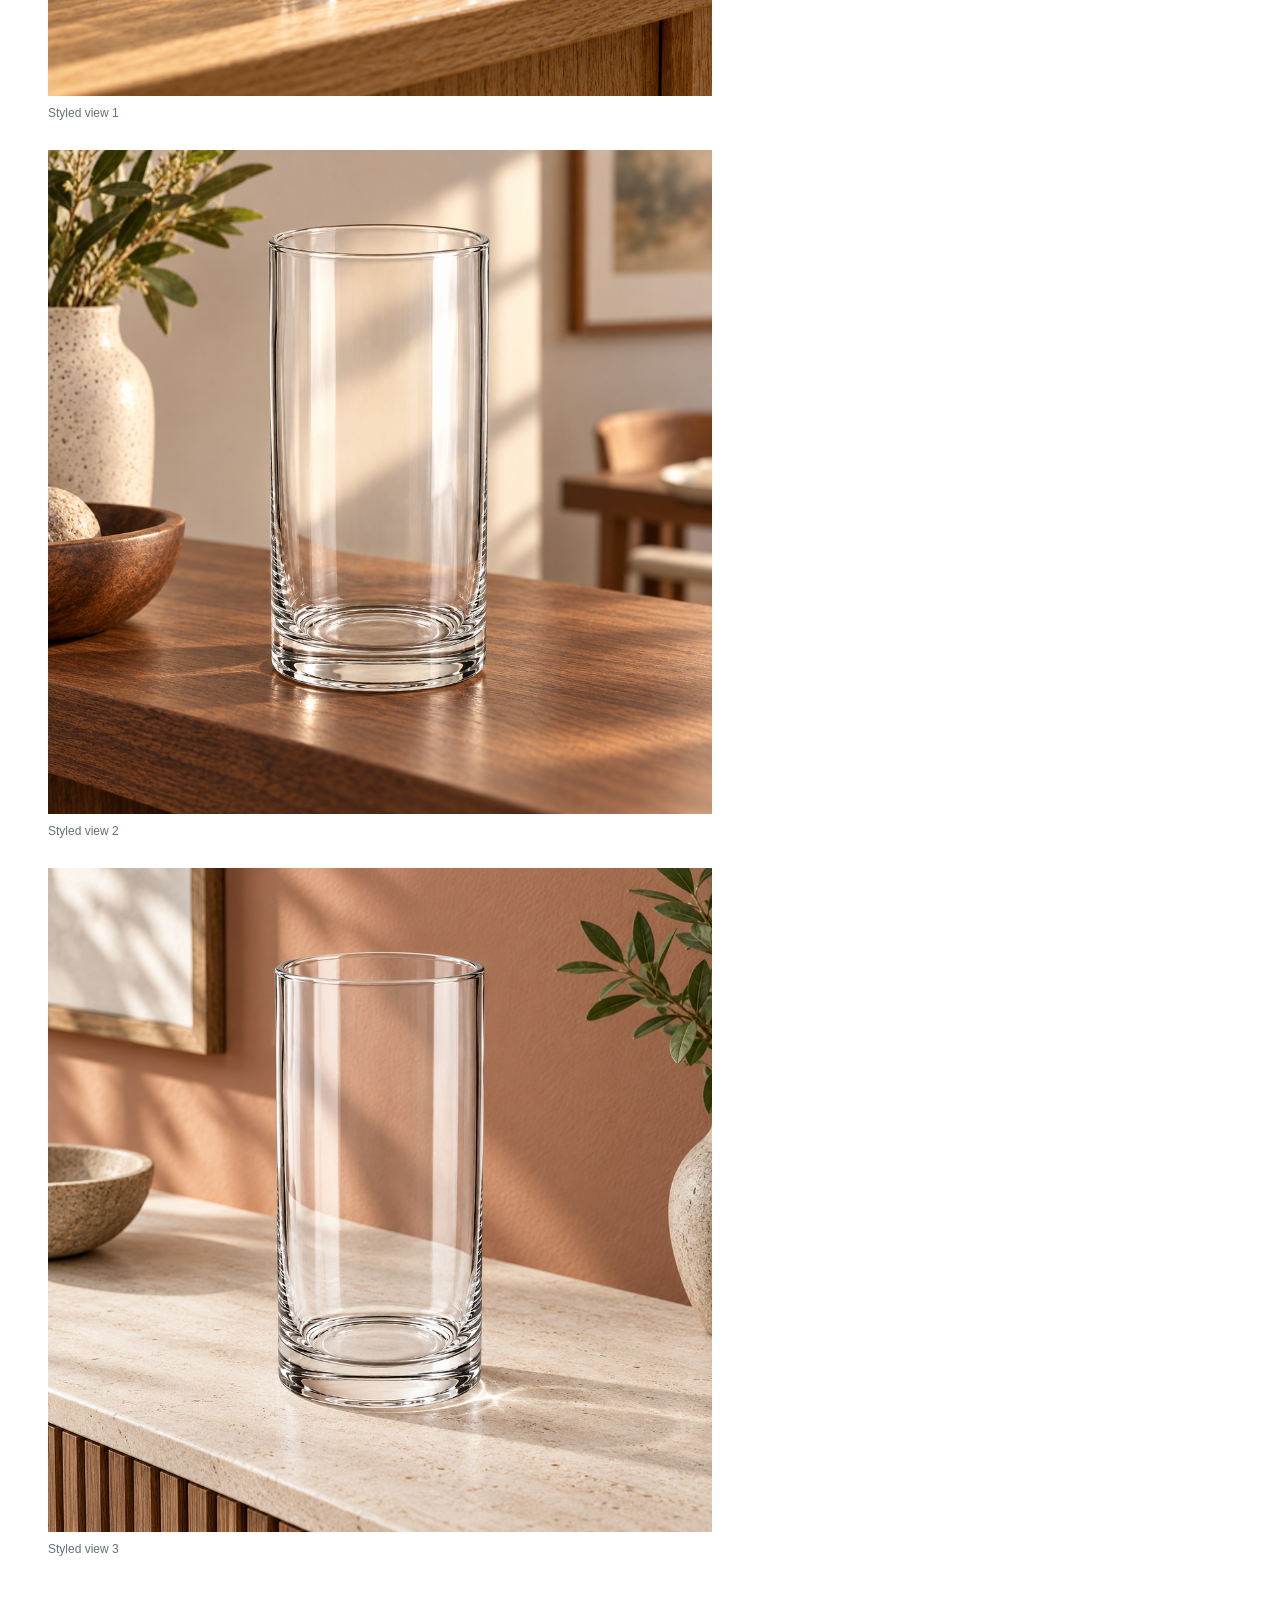
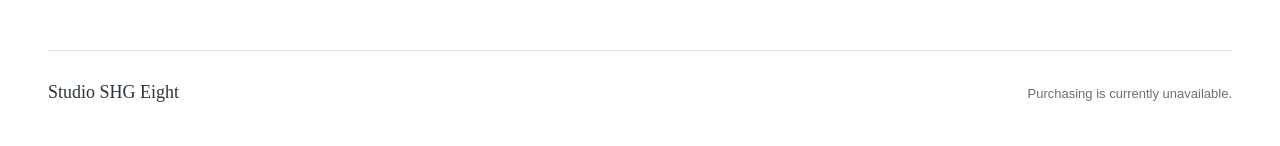
<file: public/products/vase.html>
<!doctype html>
<html lang="en">
<head>
  <meta charset="utf-8">
  <meta name="viewport" content="width=device-width, initial-scale=1">
  <title>Clear glass vase | Studio SHG Eight</title>
  <meta name="description" content="A clear cylindrical glass vase with a straight-sided silhouette. Its transparent shape leaves room for a few stems or a simple arrangement.">
  <meta name="theme-color" content="#254d3d">
  <link rel="canonical" href="https://rivunow.github.io/sandbox-home-goods/products/vase.html">
  <link rel="stylesheet" href="../styles.css">
  <meta property="og:title" content="Clear glass vase">
  <meta property="og:description" content="A clear cylindrical glass vase with a straight-sided silhouette. Its transparent shape leaves room for a few stems or a simple arrangement.">
  <meta property="og:url" content="https://rivunow.github.io/sandbox-home-goods/products/vase.html">
  <meta property="og:image" content="https://rivunow.github.io/sandbox-home-goods/images/vase-main.jpg">
  <meta property="og:type" content="product">
  <meta property="og:site_name" content="Studio SHG Eight">
  <meta property="product:brand" content="Studio SHG Eight">
  <meta property="product:availability" content="in stock">
  <meta property="product:condition" content="new">
  <meta property="product:price:amount" content="29.00">
  <meta property="product:price:currency" content="USD">
  <meta property="product:retailer_item_id" content="vase">
  <script type="application/ld+json">{
  "@context": "https://schema.org",
  "@type": "Product",
  "sku": "vase",
  "name": "Clear glass vase",
  "description": "A clear cylindrical glass vase with a straight-sided silhouette. Its transparent shape leaves room for a few stems or a simple arrangement.",
  "image": [
    "https://rivunow.github.io/sandbox-home-goods/images/vase-main.jpg",
    "https://rivunow.github.io/sandbox-home-goods/images/vase-lifestyle-1.jpg",
    "https://rivunow.github.io/sandbox-home-goods/images/vase-lifestyle-2.jpg",
    "https://rivunow.github.io/sandbox-home-goods/images/vase-lifestyle-3.jpg"
  ],
  "brand": {
    "@type": "Brand",
    "name": "Studio SHG Eight"
  },
  "url": "https://rivunow.github.io/sandbox-home-goods/products/vase.html",
  "offers": {
    "@type": "Offer",
    "url": "https://rivunow.github.io/sandbox-home-goods/products/vase.html",
    "priceCurrency": "USD",
    "price": "29.00",
    "availability": "https://schema.org/InStock",
    "itemCondition": "https://schema.org/NewCondition"
  }
}</script>
</head>
<body>
  <a class="skip-link" href="#main">Skip to content</a>
  <header class="site-header wrap">
    <a class="wordmark" href="../index.html" aria-label="Studio SHG Eight home">Studio <span>SHG Eight</span></a>
    <nav aria-label="Main"><a href="../index.html#collection">The collection</a></nav>
  </header>
  <main id="main" class="wrap product-main">
    <a class="back-link" href="../index.html#collection">Back to the collection</a>
    <div class="product-layout">
      <section class="gallery" aria-label="Clear glass vase images">
        <nav class="gallery-nav" aria-label="Choose a product image">
          <a href="#view-1" aria-label="View studio view of Clear glass vase"><img src="../images/vase-main.jpg" alt="" width="1000" height="1000" loading="lazy" decoding="async"><span>Studio view</span></a>
          <a href="#view-2" aria-label="View styled view 1 of Clear glass vase"><img src="../images/vase-lifestyle-1.jpg" alt="" width="1000" height="1000" loading="lazy" decoding="async"><span>Styled view 1</span></a>
          <a href="#view-3" aria-label="View styled view 2 of Clear glass vase"><img src="../images/vase-lifestyle-2.jpg" alt="" width="1000" height="1000" loading="lazy" decoding="async"><span>Styled view 2</span></a>
          <a href="#view-4" aria-label="View styled view 3 of Clear glass vase"><img src="../images/vase-lifestyle-3.jpg" alt="" width="1000" height="1000" loading="lazy" decoding="async"><span>Styled view 3</span></a>
        </nav>
        <figure id="view-1" class="gallery-view">
          <img src="../images/vase-main.jpg" alt="Clear glass vase — studio view" width="1000" height="1000" fetchpriority="high" decoding="async">
          <figcaption>Studio view</figcaption>
        </figure>
        <figure id="view-2" class="gallery-view">
          <img src="../images/vase-lifestyle-1.jpg" alt="Clear glass vase — styled view 1" width="1000" height="1000" loading="lazy" decoding="async">
          <figcaption>Styled view 1</figcaption>
        </figure>
        <figure id="view-3" class="gallery-view">
          <img src="../images/vase-lifestyle-2.jpg" alt="Clear glass vase — styled view 2" width="1000" height="1000" loading="lazy" decoding="async">
          <figcaption>Styled view 2</figcaption>
        </figure>
        <figure id="view-4" class="gallery-view">
          <img src="../images/vase-lifestyle-3.jpg" alt="Clear glass vase — styled view 3" width="1000" height="1000" loading="lazy" decoding="async">
          <figcaption>Styled view 3</figcaption>
        </figure>
      </section>
      <section class="product-information" aria-labelledby="product-title">
        <p class="product-brand">Studio SHG Eight</p>
        <h1 id="product-title">Clear glass vase</h1>
        <p class="price">$29.00 <span>USD</span></p>
        <p class="stock"><span aria-hidden="true"></span>In stock</p>
        <p class="product-description">A clear cylindrical glass vase with a straight-sided silhouette. Its transparent shape leaves room for a few stems or a simple arrangement.</p>
        <dl class="product-details">
          <div><dt>Material</dt><dd>Glass</dd></div>
          <div><dt>Details</dt><dd>Clear glass · Cylindrical shape</dd></div>
          <div><dt>Condition</dt><dd>New</dd></div>
        </dl>
        <button class="purchase-button" type="button" disabled aria-describedby="purchase-note">Purchasing unavailable</button>
        <p id="purchase-note" class="purchase-note">This collection is available to browse. Purchasing is currently unavailable.</p>
      </section>
    </div>
  </main>
  <footer class="site-footer wrap">
    <a class="footer-brand" href="../index.html">Studio SHG Eight</a>
    <p>Purchasing is currently unavailable.</p>
  </footer>
</body>
</html>
</file>
<file: public/styles.css>
:root {
  --white: #ffffff;
  --slate: #27363c;
  --muted: #657176;
  --forest: #254d3d;
  --line: #dde4e0;
  --wash: #f5f7f6;
  font-family: -apple-system, BlinkMacSystemFont, "Segoe UI", sans-serif;
  color: var(--slate);
  background: var(--white);
  font-synthesis: none;
  line-height: 1.5;
}
* { box-sizing: border-box; }
body { margin: 0; }
a { color: inherit; text-decoration-thickness: 1px; text-underline-offset: 0.25em; }
button { font: inherit; }
img { display: block; max-width: 100%; height: auto; }
h1, h2, h3, p, figure { margin: 0; }
h1, h2 { font-family: Georgia, "Times New Roman", serif; font-weight: 400; }
:focus-visible { outline: 3px solid var(--forest); outline-offset: 5px; }
.wrap { width: min(1280px, calc(100% - 96px)); margin-inline: auto; }
.skip-link { position: absolute; top: 10px; left: 12px; z-index: 10; padding: 12px; background: var(--white); transform: translateY(-180%); }
.skip-link:focus { transform: translateY(0); }
.site-header { display: flex; align-items: center; justify-content: space-between; gap: 24px; padding-block: 30px; }
.wordmark { font-family: Georgia, "Times New Roman", serif; font-size: 25px; line-height: 1.2; text-decoration: none; }
.wordmark span { color: var(--forest); }
.site-header nav { font-size: 14px; }
.site-header nav a { text-decoration: none; }
.site-header nav a:hover { text-decoration: underline; }
.hero { display: grid; grid-template-columns: 0.85fr 1.15fr; gap: 7%; align-items: center; padding-block: 20px 64px; }
.hero-copy { padding-block: 36px; }
.hero h1 { font-size: clamp(36px, 4.3vw, 62px); line-height: 1.07; letter-spacing: -0.035em; }
.hero-copy p { margin-top: 28px; max-width: 31ch; font-size: 17px; line-height: 1.65; color: var(--muted); }
.collection-link { display: inline-block; margin-top: 34px; padding-bottom: 6px; color: var(--forest); border-bottom: 1px solid var(--forest); text-decoration: none; font-size: 15px; }
.hero-image { display: block; background: var(--wash); }
.hero-image img { width: 100%; aspect-ratio: 1; object-fit: contain; }
.collection { scroll-margin-top: 24px; padding-bottom: 88px; }
.section-heading { display: flex; align-items: baseline; justify-content: space-between; gap: 24px; padding-block: 28px; border-top: 1px solid var(--line); }
.section-heading h2 { font-size: 32px; letter-spacing: -0.02em; }
.section-heading p { color: var(--muted); font-size: 14px; }
.product-grid { display: grid; grid-template-columns: repeat(4, minmax(0, 1fr)); gap: 40px 24px; padding: 0; margin: 8px 0 0; list-style: none; }
.product-card { display: block; text-decoration: none; }
.card-image { background: var(--wash); overflow: hidden; }
.card-image img { width: 100%; aspect-ratio: 1; object-fit: contain; }
.card-caption { display: flex; align-items: baseline; justify-content: space-between; gap: 12px; margin-top: 15px; }
.card-caption h3 { font-size: 15px; font-weight: 500; line-height: 1.4; }
.card-caption p { font-size: 14px; white-space: nowrap; }
.card-caption p span { display: block; font-size: 11px; color: var(--muted); text-align: right; }
.card-material { margin-top: 4px; color: var(--muted); font-size: 13px; }
.product-card:hover h3 { text-decoration: underline; text-underline-offset: 0.25em; }
.site-footer { display: flex; align-items: baseline; justify-content: space-between; gap: 24px; border-top: 1px solid var(--line); padding-block: 28px 40px; }
.footer-brand { font-family: Georgia, "Times New Roman", serif; font-size: 18px; text-decoration: none; }
.site-footer p { color: var(--muted); font-size: 13px; }
.product-main { padding-block: 22px 64px; }
.back-link { display: inline-block; color: var(--muted); font-size: 14px; margin-bottom: 28px; }
.product-layout { display: grid; grid-template-columns: minmax(0, 1.25fr) minmax(0, 0.8fr); gap: 8%; align-items: start; }
.gallery-nav { display: flex; gap: 12px; margin-bottom: 18px; }
.gallery-nav a { flex: 1; max-width: 110px; font-size: 11px; text-decoration: none; color: var(--muted); }
.gallery-nav img { width: 100%; aspect-ratio: 1; object-fit: cover; background: var(--wash); }
.gallery-nav span { display: block; margin-top: 6px; }
.gallery-nav a:hover span { color: var(--forest); text-decoration: underline; }
.gallery-view { scroll-margin-top: 24px; margin-bottom: 28px; }
.gallery-view img { width: 100%; aspect-ratio: 1; object-fit: contain; background: var(--wash); }
.gallery-view figcaption { color: var(--muted); font-size: 12px; padding-top: 8px; }
.product-information { position: sticky; top: 36px; padding-top: 18px; }
.product-brand { color: var(--muted); font-size: 13px; margin-bottom: 16px; }
.product-information h1 { font-size: clamp(32px, 3.5vw, 48px); line-height: 1.12; letter-spacing: -0.03em; }
.price { margin-top: 24px; font-size: 24px; }
.price span { font-size: 13px; color: var(--muted); }
.stock { display: flex; align-items: center; gap: 8px; font-size: 13px; color: var(--forest); margin-top: 10px; }
.stock span { width: 6px; height: 6px; background: var(--forest); border-radius: 50%; }
.product-description { margin-top: 30px; font-size: 16px; line-height: 1.75; max-width: 45ch; }
.product-details { margin-block: 28px; font-size: 13px; }
.product-details div { display: grid; grid-template-columns: 76px 1fr; gap: 16px; padding-block: 12px; border-top: 1px solid var(--line); }
.product-details dt { color: var(--muted); }
.product-details dd { margin: 0; }
.purchase-button { width: 100%; border: 1px solid var(--line); padding: 15px 20px; background: var(--wash); color: var(--muted); border-radius: 2px; cursor: not-allowed; }
.purchase-note { margin-top: 12px; max-width: 43ch; font-size: 12px; color: var(--muted); line-height: 1.65; }
@media (max-width: 1000px) {
  .wrap { width: calc(100% - 56px); }
  .hero { gap: 5%; }
  .hero-copy p { font-size: 15px; }
  .product-grid { grid-template-columns: repeat(2, minmax(0, 1fr)); gap: 32px 20px; }
  .card-caption p span { display: inline; }
  .product-layout { gap: 5%; grid-template-columns: 1fr 0.85fr; }
  .product-information h1 { font-size: 36px; }
}
@media (max-width: 680px) {
  .wrap { width: calc(100% - 36px); }
  .site-header { padding-block: 24px; gap: 16px; }
  .wordmark { font-size: 21px; }
  .site-header nav { font-size: 12px; }
  .hero { grid-template-columns: 1fr; gap: 24px; padding-block: 16px 40px; }
  .hero-copy { padding-block: 12px; }
  .hero h1 { font-size: 43px; }
  .hero-copy p { margin-top: 20px; max-width: 35ch; }
  .collection-link { margin-top: 22px; }
  .hero-image { width: 100%; }
  .section-heading { display: block; padding-block: 24px; }
  .section-heading h2 { font-size: 30px; }
  .section-heading p { margin-top: 8px; }
  .product-grid { gap: 28px 14px; }
  .card-caption { display: block; margin-top: 12px; }
  .card-caption h3 { font-size: 14px; }
  .card-caption p { margin-top: 5px; font-size: 13px; }
  .card-caption p span { font-size: 10px; }
  .card-material { font-size: 12px; }
  .collection { padding-bottom: 48px; }
  .site-footer { display: block; padding-block: 24px 32px; }
  .site-footer p { margin-top: 10px; }
  .product-main { padding-top: 8px; }
  .product-layout { display: flex; flex-direction: column; gap: 30px; }
  .product-information { position: static; padding-top: 0; order: -1; width: 100%; }
  .product-information h1 { font-size: 38px; }
  .product-description { margin-top: 24px; }
  .gallery { width: 100%; }
  .gallery-nav a { max-width: none; }
}
@media (prefers-reduced-motion: no-preference) {
  html { scroll-behavior: smooth; }
}
</file>
